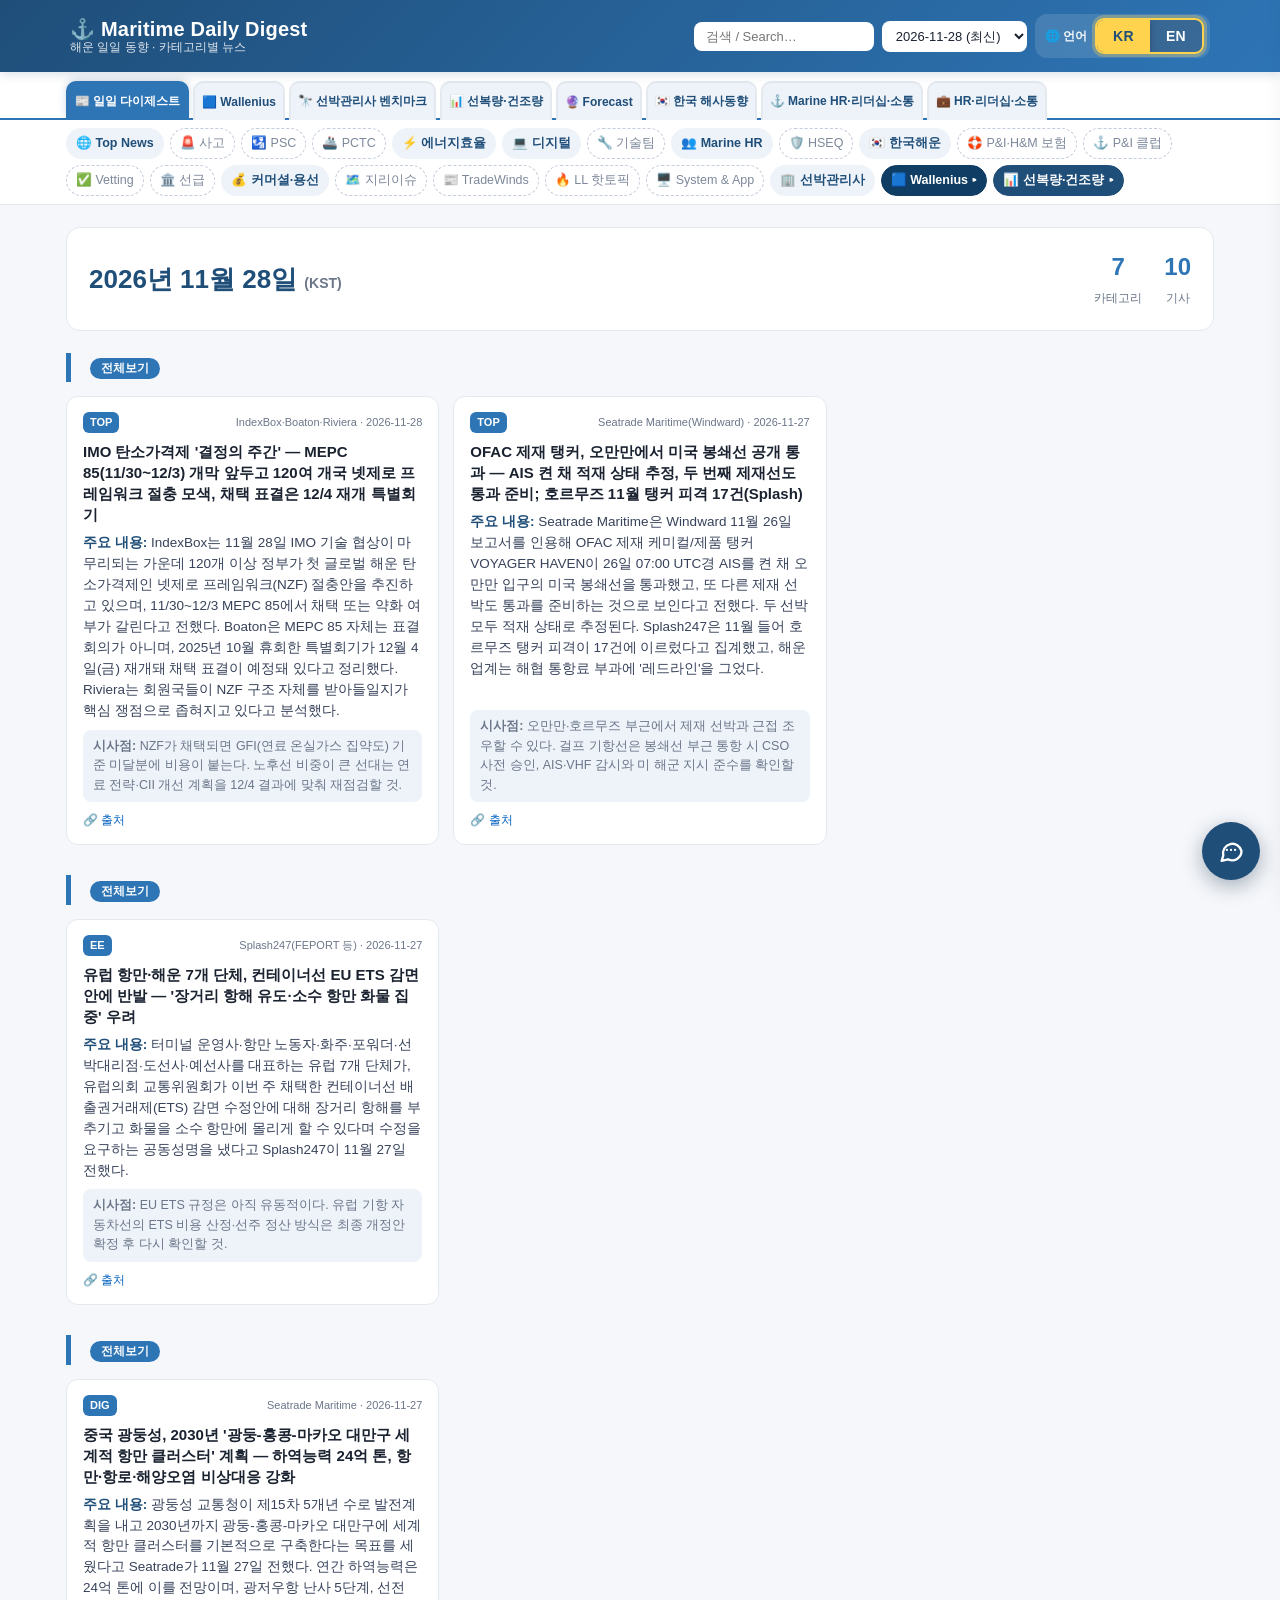
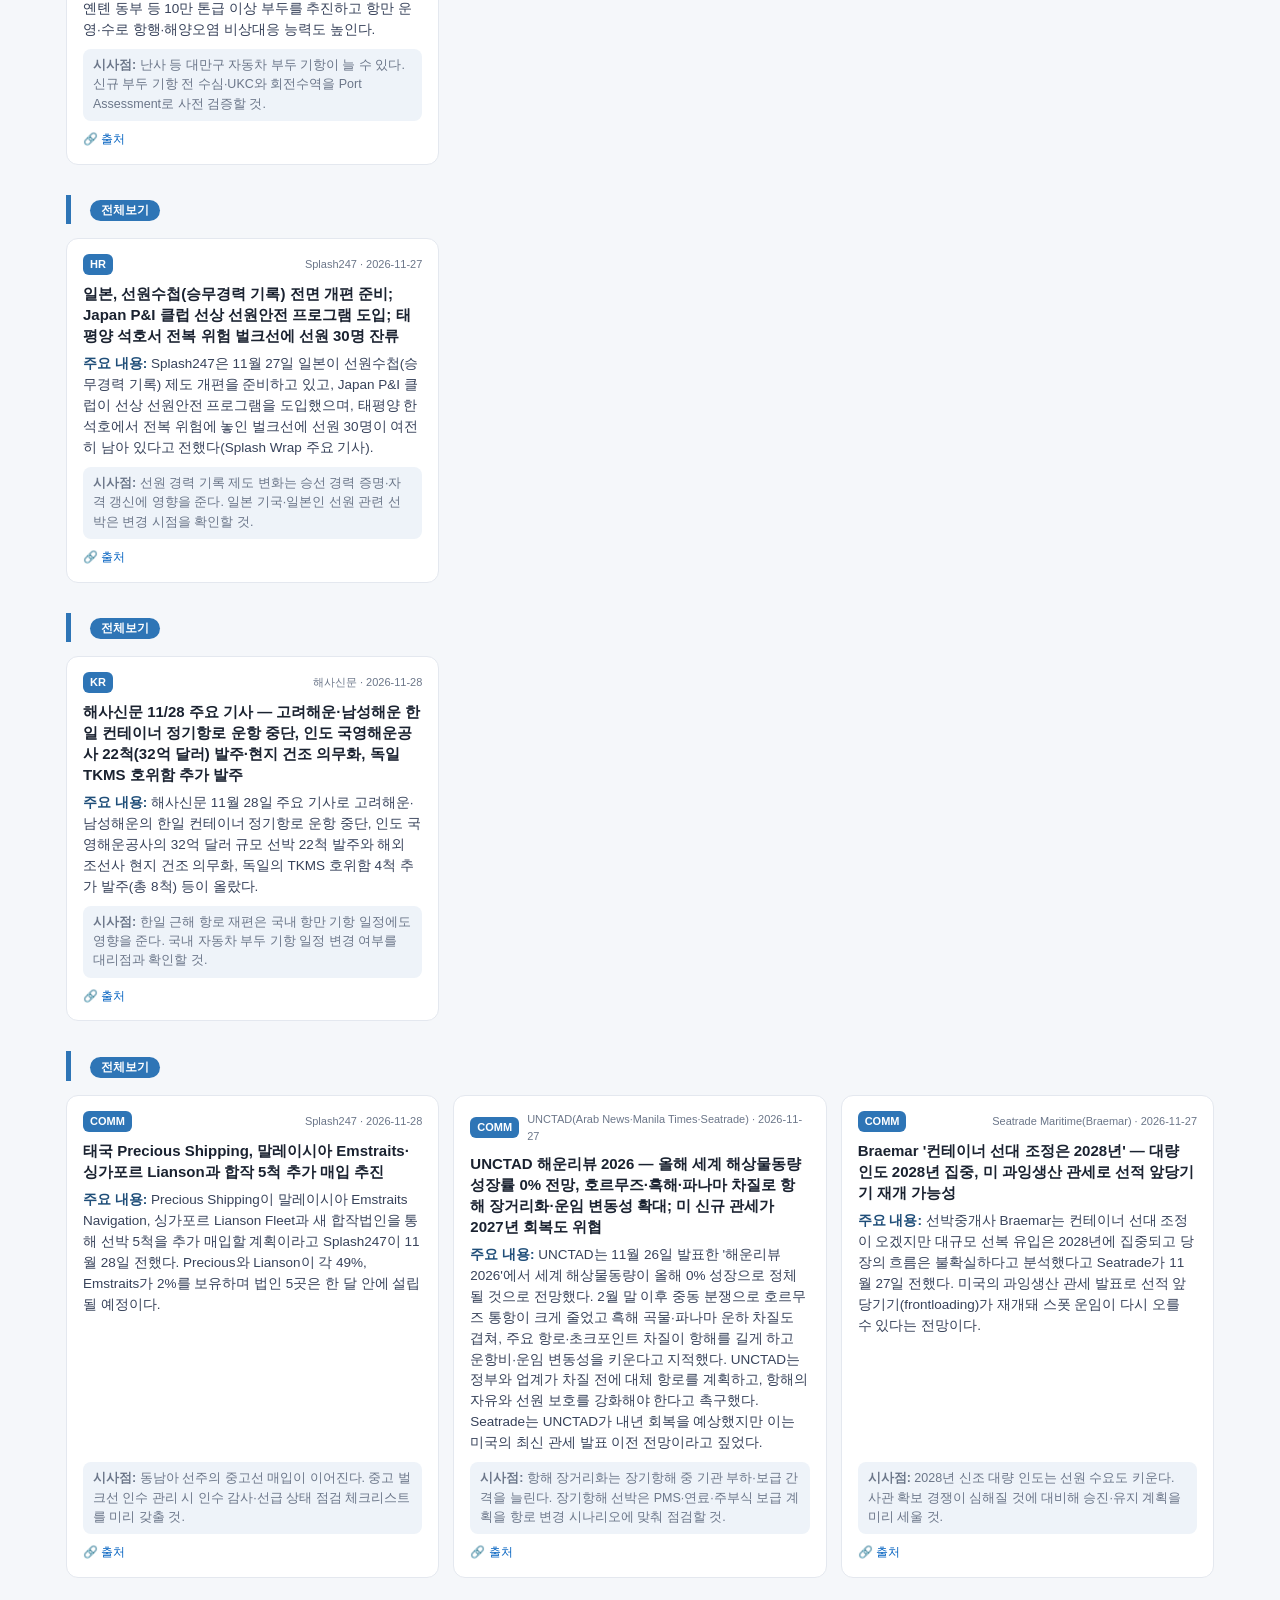
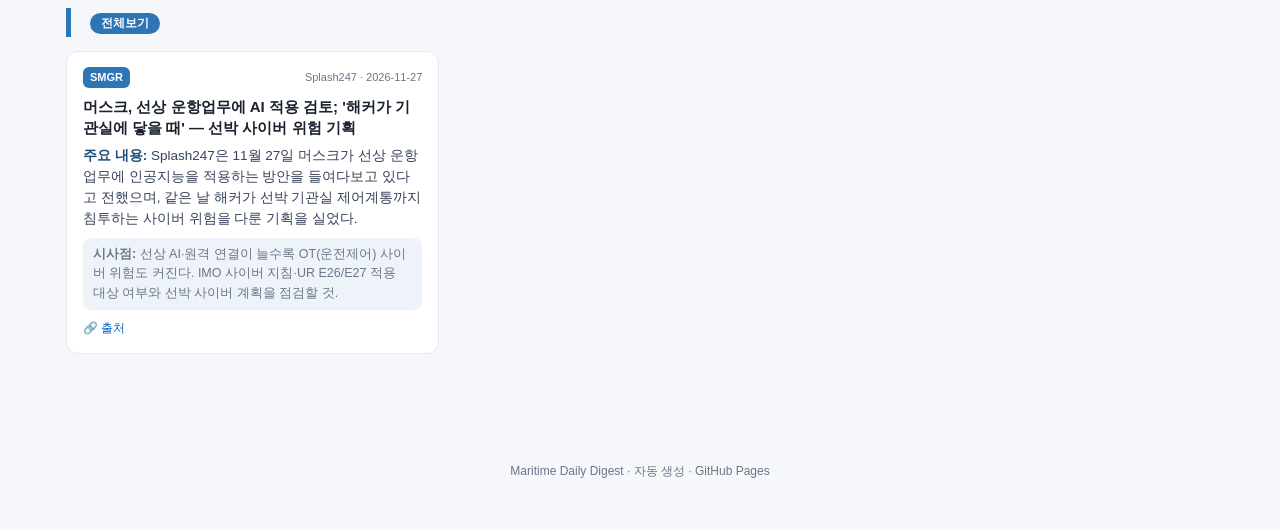
<file: index.html>
<!DOCTYPE html>
<html lang="ko">
<head>
<meta charset="UTF-8">
<meta name="viewport" content="width=device-width, initial-scale=1.0">
<title>Maritime Daily Digest</title>
<link rel="icon" type="image/svg+xml" href="data:image/svg+xml,%3Csvg%20xmlns='http://www.w3.org/2000/svg'%20viewBox='0%200%2064%2064'%3E%3Ccircle%20cx='32'%20cy='32'%20r='32'%20fill='%231863C4'/%3E%3Cg%20fill='%23ffffff'%3E%3Crect%20x='22'%20y='21'%20width='5'%20height='22'%20rx='0.8'/%3E%3Crect%20x='37'%20y='21'%20width='5'%20height='22'%20rx='0.8'/%3E%3Cpolygon%20points='22,21%2027,21%2042,43%2037,43'/%3E%3C/g%3E%3C/svg%3E">
<meta name="theme-color" content="#1863C4">
<style>
:root{
--h1:#1F4E79; --h2:#2E75B6; --link:#0563C1; --ink:#1a2230; --muted:#6b7689;
--line:#e4e8ef; --bg:#f5f7fa; --card:#ffffff; --chip:#eef3f9; --accent:#1F4E79;
--acc-red:#b3261e;
}
*{box-sizing:border-box}
html,body{margin:0;padding:0}
body{font-family:"Malgun Gothic","Apple SD Gothic Neo","Segoe UI",Roboto,sans-serif;
color:var(--ink);background:var(--bg);line-height:1.55;-webkit-font-smoothing:antialiased}
a{color:var(--link);text-decoration:none}
a:hover{text-decoration:underline}

/* Header */
header{position:sticky;top:0;z-index:50;background:linear-gradient(135deg,#1F4E79,#2E75B6);
color:#fff;box-shadow:0 2px 10px rgba(31,78,121,.18)}
.bar{max-width:1180px;margin:0 auto;padding:14px 20px;display:flex;align-items:center;gap:16px;flex-wrap:wrap}
.brand{display:flex;flex-direction:column;line-height:1.15;cursor:pointer;border-radius:8px;padding:2px 6px;margin:-2px -6px;transition:background .15s}
.brand:hover{background:rgba(255,255,255,.12)}
.brand:hover b{text-decoration:underline}
.brand:focus-visible{outline:2px solid #ffd34d;outline-offset:2px}
.brand b{font-size:20px;letter-spacing:.2px}
.brand span{font-size:12px;opacity:.85}
.spacer{flex:1}
.ctrl{display:flex;align-items:center;gap:8px;flex-wrap:wrap}
select,.toggle button,#search{font-family:inherit;font-size:13px}
select{padding:7px 10px;border-radius:8px;border:none;background:#ffffff;color:var(--ink);cursor:pointer}
#search{padding:7px 12px;border-radius:8px;border:none;width:180px;outline:none;color:var(--ink)}
.langwrap{display:inline-flex;align-items:center;gap:8px;background:rgba(255,255,255,.12);
padding:4px 6px 4px 10px;border-radius:12px}
.langwrap .lng-ico{font-size:12px;font-weight:700;color:#fff;opacity:.95;white-space:nowrap}
.toggle{display:inline-flex;background:rgba(0,0,0,.20);border-radius:9px;overflow:hidden;
border:2px solid #ffd34d;box-shadow:0 0 0 3px rgba(255,211,77,.30)}
.toggle button{padding:8px 16px;border:none;background:transparent;color:#fff;cursor:pointer;
font-weight:700;font-size:14px;letter-spacing:.3px;transition:background .15s,color .15s}
.toggle button.on{background:#ffd34d;color:#1F4E79;box-shadow:0 1px 6px rgba(0,0,0,.25)}
.toggle button:not(.on):hover{background:rgba(255,255,255,.16)}

/* View tabs (Daily digest / Tonnage) */
.vtabs{background:#fff;border-bottom:2px solid var(--h2)}
.vtabs-inner{max-width:1180px;margin:0 auto;padding:9px 16px 0;display:flex;gap:8px}
.vtab{appearance:none;font-family:inherit;font-size:14.5px;font-weight:800;cursor:pointer;
color:var(--h1);background:var(--chip);border:2px solid var(--line);border-bottom:none;
padding:10px 20px;border-radius:10px 10px 0 0;position:relative;top:2px;
transition:background .15s,color .15s,border-color .15s}
.vtab:hover{background:#dfeaf6;border-color:var(--h2)}
.vtab.on{background:var(--h2);color:#fff;border-color:var(--h2);box-shadow:0 -2px 8px rgba(31,78,121,.20)}
.vtab .vt-ico{margin-right:6px}

/* Tonnage shortcut chip inside the daily category row */
.chip.tonchip{background:var(--h1);color:#fff;border-color:var(--h1)}
.chip.tonchip:hover{background:var(--h2);border-color:var(--h2)}

/* Ship-manager impact & strategy */
.sm-wrap{background:#fff;border:1px solid var(--line);border-left:5px solid var(--h1);
border-radius:12px;padding:18px 20px 16px;margin-bottom:20px}
.sm-wrap h3{margin:0 0 4px;font-size:16.5px;color:var(--h1)}
.sm-wrap p.intro{margin:0 0 16px;font-size:13.5px;line-height:1.7;color:#37425a}
.sm-h4{margin:18px 0 10px;font-size:13px;font-weight:800;color:var(--h2);letter-spacing:.3px;
text-transform:uppercase}
.sm-h4:first-of-type{margin-top:0}
.sm-imp{display:grid;grid-template-columns:repeat(auto-fit,minmax(290px,1fr));gap:12px}
.sm-imp div{background:var(--chip);border-radius:10px;padding:12px 14px}
.sm-imp b{display:block;font-size:13.5px;color:var(--h1);margin-bottom:5px;line-height:1.45}
.sm-imp span{font-size:12.5px;color:#4a5568;line-height:1.65}
.sm-str{list-style:none;margin:0;padding:0}
.sm-str li{border-top:1px solid var(--line);padding:13px 0 12px;display:flex;gap:14px;flex-wrap:wrap}
.sm-str li:first-child{border-top:none;padding-top:2px}
.sm-when{flex:0 0 132px;font-size:12px;font-weight:800;color:var(--h2);line-height:1.5;padding-top:2px}
.sm-body{flex:1 1 320px;min-width:0}
.sm-body b{display:block;font-size:14px;color:var(--ink);line-height:1.5;margin-bottom:5px}
.sm-body span{font-size:12.5px;color:#4a5568;line-height:1.65}
.sm-tag{display:inline-block;font-size:10.5px;font-weight:800;color:#fff;border-radius:5px;
padding:2px 8px;margin-left:7px;vertical-align:2px;white-space:nowrap}
.sm-tag.HSEQ{background:#b3261e}.sm-tag.기술{background:#1F4E79}.sm-tag.인력{background:#4a3aa7}
.sm-tag.상업{background:#1baf7a}.sm-tag.운영{background:#6b7689}
@media (max-width:640px){.sm-when{flex-basis:100%}}

/* Forecast segment pills */
.fc-segs{display:flex;flex-wrap:wrap;gap:8px;margin-bottom:18px}
.fc-seg{appearance:none;font-family:inherit;font-size:13.5px;font-weight:700;cursor:pointer;
background:#fff;color:var(--h1);border:2px solid var(--line);border-radius:999px;padding:8px 18px;
transition:background .15s,border-color .15s,color .15s}
.fc-seg:hover{border-color:var(--h2);background:var(--chip)}
.fc-seg.on{background:var(--h1);border-color:var(--h1);color:#fff}
.fc-seg .sg-ico{margin-right:5px}

/* Forecast tab */
.fc-verdict{background:linear-gradient(135deg,#1F4E79,#2E75B6);color:#fff;border-radius:14px;
padding:22px 24px;margin-bottom:20px}
.fc-verdict h2{margin:0 0 10px;font-size:21px;line-height:1.4;color:#fff}
.fc-verdict p.lead{margin:0 0 14px;font-size:14px;line-height:1.7;color:#eaf2fb}
.fc-verdict ul{margin:0;padding-left:18px}
.fc-verdict li{font-size:13.5px;line-height:1.65;color:#dce9f6;margin-bottom:6px}
.fc-kpis{display:grid;grid-template-columns:repeat(auto-fit,minmax(165px,1fr));gap:12px;margin-bottom:22px}
.fc-kpi{background:#fff;border:1px solid var(--line);border-radius:12px;padding:14px 16px}
.fc-kpi b{display:block;font-size:23px;color:var(--h2);line-height:1.25}
.fc-kpi span{font-size:12px;color:var(--muted)}
.fc-kpi em{display:block;font-style:normal;font-size:11.5px;color:var(--muted);margin-top:5px;line-height:1.45}
.chartbox{background:#fff;border:1px solid var(--line);border-radius:12px;padding:16px 18px 14px;margin-bottom:20px}
.chartbox h3{margin:0 0 3px;font-size:15.5px;color:var(--h1)}
.chartbox .cap{margin:0 0 12px;font-size:12.5px;color:var(--muted);line-height:1.5}
.chartbox svg{display:block;width:100%;height:auto;overflow:visible}
.lgd{display:flex;flex-wrap:wrap;gap:14px;margin:10px 0 2px;font-size:12.5px;color:var(--muted)}
.lgd i{display:inline-block;width:11px;height:11px;border-radius:3px;margin-right:6px;vertical-align:-1px}
.fc-tblwrap{overflow-x:auto;-webkit-overflow-scrolling:touch}
table.fc-tbl{border-collapse:collapse;width:100%;min-width:520px;font-size:12.5px}
table.fc-tbl th,table.fc-tbl td{border:1px solid var(--line);padding:7px 10px;text-align:right;white-space:nowrap}
table.fc-tbl th{background:var(--chip);color:var(--h1);font-weight:700}
table.fc-tbl th:first-child,table.fc-tbl td:first-child{text-align:left}
table.fc-tbl td.warn{background:#fdeeea;color:#a8341f;font-weight:700}
.fc-note{font-size:12px;color:var(--muted);line-height:1.6;margin-top:10px}
.watch li{font-size:13px;line-height:1.6;margin-bottom:7px}
.watch b{color:var(--h1)}
.wt{display:inline-block;font-size:11px;font-weight:700;color:#fff;border-radius:5px;padding:1px 7px;margin-left:6px}
.wt.h{background:#b3261e}.wt.m{background:#eda100}.wt.l{background:#6b7689}
#fcTip{position:fixed;z-index:200;pointer-events:none;background:#0f2437;color:#fff;font-size:12px;
line-height:1.55;padding:8px 11px;border-radius:8px;box-shadow:0 4px 14px rgba(0,0,0,.28);display:none;max-width:250px}

/* Tonnage figure badge */
.fig{font-size:12.5px;font-weight:700;color:var(--h1);background:#eaf2fb;border:1px solid #cfe0f2;
border-radius:8px;padding:7px 10px;margin:0 0 9px;line-height:1.5}

/* Nav chips — max 2 lines */
/* rows are 31px (19px line + padding + border); 8 + 31 + 6 + 31 = 76px shows exactly two rows */
nav.cats{background:#fff;border-bottom:1px solid var(--line);padding-bottom:8px}
.cats-inner{max-width:1180px;margin:0 auto;padding:8px 16px 0;display:flex;flex-wrap:wrap;gap:6px;max-height:78px;overflow-y:auto}
.chip{white-space:nowrap;padding:5px 9px;line-height:19px;border-radius:999px;background:var(--chip);color:var(--h1);
font-size:12.5px;font-weight:600;cursor:pointer;border:1px solid transparent}
.chip:hover{border-color:var(--h2)}
/* Section with no items on the selected date: still clickable, opens that section's archive */
.chip.nil{background:#fff;color:#7d889b;border:1px dashed #c3ccda;font-weight:500}
.chip.nil:hover{color:var(--h1);border:1px solid var(--h2)}
.chip.on,.chip.nil.on{background:var(--h2);color:#fff;border:1px solid var(--h2);font-weight:600}
.nilnote{background:#fff8e6;border:1px solid #f1dfb0;border-left:5px solid #e0a800;border-radius:10px;
padding:10px 14px;margin:-8px 0 16px;font-size:13.5px;color:#5a4a1a;line-height:1.6}

main{max-width:1180px;margin:0 auto;padding:22px 16px 60px}

.hero{background:#fff;border:1px solid var(--line);border-radius:14px;padding:20px 22px;margin-bottom:22px;
display:flex;align-items:center;gap:20px;flex-wrap:wrap}
.hero .big{font-size:26px;font-weight:800;color:var(--h1)}
.hero .sub{color:var(--muted);font-size:14px}
.stats{display:flex;gap:22px;margin-left:auto;flex-wrap:wrap}
.stat{text-align:center}
.stat b{display:block;font-size:24px;color:var(--h2)}
.stat span{font-size:12px;color:var(--muted)}

section.sec{margin-bottom:30px;scroll-margin-top:120px}
.sec h2{font-size:19px;color:var(--h1);border-left:5px solid var(--h2);padding-left:10px;margin:0 0 14px}
.sec h2 .viewall{font-size:11.5px;font-weight:700;color:#fff;background:var(--h2);border:none;
border-radius:999px;padding:3px 11px;margin-left:9px;cursor:pointer;vertical-align:middle}
.sec h2 .viewall:hover{background:var(--h1)}
.backbtn{font-size:13px;font-weight:700;color:#fff;background:var(--h2);border:none;border-radius:8px;
padding:8px 15px;cursor:pointer}
.backbtn:hover{background:var(--h1)}
.grid{display:grid;grid-template-columns:repeat(auto-fill,minmax(330px,1fr));gap:14px}

.card{background:var(--card);border:1px solid var(--line);border-radius:12px;padding:15px 16px;
display:flex;flex-direction:column;transition:box-shadow .15s,transform .15s}
.card:hover{box-shadow:0 6px 20px rgba(31,78,121,.10);transform:translateY(-2px)}
.card .top{display:flex;align-items:center;gap:8px;margin-bottom:8px}
.code{font-size:11px;font-weight:700;color:#fff;background:var(--h2);padding:2px 7px;border-radius:6px}
.card.acc .code{background:var(--acc-red)}
.meta{font-size:11px;color:var(--muted);margin-left:auto}
.card h3{font-size:15px;margin:0 0 8px;color:var(--ink);line-height:1.4}
.card p{margin:0 0 8px;font-size:13.5px;color:#37425a}
.lab{font-weight:700;color:var(--h1)}
.lab.cause{color:var(--acc-red)}
.impl{font-size:12.5px;color:var(--muted);background:var(--chip);border-radius:8px;padding:7px 10px;margin-top:auto}
.src{margin-top:9px;font-size:12px;word-break:break-all}

footer{max-width:1180px;margin:0 auto;padding:18px 16px 50px;color:var(--muted);font-size:12px;text-align:center}
.empty{padding:60px 20px;text-align:center;color:var(--muted)}
.pager{display:flex;justify-content:center;align-items:center;gap:6px;flex-wrap:wrap;margin:24px 0 8px}
.pager .pg{min-width:34px;height:34px;padding:0 10px;border:1px solid var(--line);background:#fff;color:var(--h1);
border-radius:8px;font-size:13px;font-weight:700;cursor:pointer}
.pager .pg:hover:not(:disabled){border-color:var(--h2);background:var(--chip)}
.pager .pg.on{background:var(--h2);color:#fff;border-color:var(--h2)}
.pager .pg:disabled{opacity:.4;cursor:default}
.pager .pg-ell{color:var(--muted);padding:0 2px}

/* eight view tabs: labels never wrap and the tab strip scrolls sideways inside itself whenever the tabs
   do not fit (never the page). The strip overlaps the 2px bottom rule via a negative margin, so the
   tabs keep their "attached" look even though the strip clips its overflow. Compact sizing keeps all eight
   in one row from 1181px up (incl. the longest labels, EN "Ship Manager Benchmark" and "Forecast · Gas
   Carriers"); narrower screens scroll the strip (a thin scrollbar shows on desktop widths, none on touch). */
.vtabs-inner{gap:4px;overflow-x:auto;overflow-y:hidden;margin-bottom:-2px;scrollbar-width:thin;-webkit-overflow-scrolling:touch}
.vtabs-inner::-webkit-scrollbar{height:5px}
.vtabs-inner::-webkit-scrollbar-thumb{background:#c3ccda;border-radius:3px}
.vtab{white-space:nowrap;flex:0 0 auto;padding:10px 7px;font-size:12px;top:0}
.vtab .vt-ico{margin-right:3px}
@media (max-width:900px){
.vtabs-inner{overflow-x:auto;scrollbar-width:none;-webkit-overflow-scrolling:touch}
.vtabs-inner::-webkit-scrollbar{display:none}
.vtab{flex:0 0 auto;white-space:nowrap;top:0}
}
@media (max-width:640px){
.grid{grid-template-columns:1fr}
#search{width:130px}
.vtabs-inner{padding:0 8px}
.vtab{padding:10px 11px 8px;font-size:12.5px}
}
@media print{
header,nav.cats,.vtabs,.ctrl,.hero .stats{display:none}
.card{break-inside:avoid;box-shadow:none}
body{background:#fff}
}

.kcard .dl{margin-left:auto;font-size:11px;font-weight:700;padding:2px 8px;border-radius:999px;border:1px solid var(--line);color:var(--muted);white-space:nowrap}
.kcard .dl.urgent{color:#fff;background:#d12f2f;border-color:#d12f2f}
.kcard .dl.open{opacity:.7;font-weight:600}
.kcard .top{align-items:center}

/* Wallenius tab */
.ww-top{background:#fff;border:1px solid var(--line);border-left:5px solid var(--h1);border-radius:12px;
padding:16px 20px 10px;margin-bottom:24px;scroll-margin-top:120px}
.ww-top h3{margin:0 0 4px;font-size:16.5px;color:var(--h1)}
.ww-top .sub{margin:0 0 8px;font-size:12.5px;color:var(--muted);line-height:1.6}
.ww-top ol{margin:0;padding:0;list-style:none}
.ww-top li{display:flex;gap:10px;align-items:baseline;border-top:1px solid var(--line);padding:9px 0}
.ww-top li:first-child{border-top:none}
.ww-top .n{flex:0 0 auto;font-weight:800;color:var(--h2);font-size:13px;min-width:14px}
.ww-top .wt-tag{flex:0 0 auto;font-size:11px;font-weight:700;color:#fff;background:var(--h1);border-radius:5px;
padding:1px 7px;white-space:nowrap}
.ww-top a.hd{flex:1 1 auto;min-width:0;font-size:14px;font-weight:700;color:var(--ink);line-height:1.5;cursor:pointer}
.ww-top a.hd:hover{color:var(--link);text-decoration:underline}
.ww-top .d{flex:0 0 auto;font-size:11.5px;color:var(--muted);white-space:nowrap}
.wcard .pri,.hcard .pri{font-size:10.5px;font-weight:800;color:#fff;background:#b3261e;border-radius:5px;padding:1px 6px}
.wcard.flash,.hcard.flash{box-shadow:0 0 0 3px #ffd34d}
.chip.wwchip{background:#0f3d63;color:#fff;border-color:#0f3d63}
.chip.wwchip:hover{background:var(--h2);border-color:var(--h2)}

/* HR tabs: Marine HR · Leadership & Communication / HR · Leadership & Communication (shore staff) */
.hcard .top{flex-wrap:wrap}
.htags{display:flex;flex-wrap:wrap;gap:5px;margin:-2px 0 9px}
.hchip{font-size:11px;font-weight:600;color:var(--h1);background:var(--chip);border:1px solid var(--line);
border-radius:999px;padding:1px 8px;white-space:nowrap}
.hchip.tl{color:#6b4a00;background:#fff4dc;border-color:#ecd49f;font-weight:700;max-width:100%;white-space:normal;overflow-wrap:anywhere}
.grid>.hcard{min-width:0}
.hcard .meta{min-width:0;overflow-wrap:anywhere}
/* Ship Manager Benchmark tab: company chip on cards, company filter, company list in the guide */
.hchip.co{color:#fff;background:#0f3d63;border-color:#0f3d63;font-weight:700;max-width:100%;white-space:normal;overflow-wrap:anywhere}
.hfilter{scroll-margin-top:120px}
.hfilter.cof{gap:6px}
.hfilter.cof .fc-seg{font-size:12.5px;padding:6px 12px;max-width:100%;overflow-wrap:anywhere}
.hguide h4 .hint{font-size:11.5px;font-weight:400;color:var(--muted);margin-left:6px}
.hguide ul.colist{display:flex;flex-wrap:wrap;gap:6px;list-style:none;padding:0;margin:6px 0 10px}
.hguide ul.colist li{max-width:100%}
.hguide .coq{appearance:none;font-family:inherit;font-size:12px;font-weight:700;cursor:pointer;color:var(--h1);background:#fff;
border:1px solid var(--line);border-radius:999px;padding:3px 10px;max-width:100%;overflow-wrap:anywhere;text-align:left}
.hguide .coq:hover{border-color:var(--h2);background:var(--chip)}
.hguide .coq.on{background:var(--h1);border-color:var(--h1);color:#fff}
.hguide .coq .cnt{font-weight:600;opacity:.7;margin-left:3px}
.hfilter{display:flex;flex-wrap:wrap;gap:8px;margin:0 0 16px}
.hfilter .fc-seg{font-size:13px;padding:7px 15px}
.hfilter .fc-seg .cnt{font-weight:600;opacity:.75;margin-left:4px}
.hguide{background:var(--card);border:1px solid var(--line);border-left:5px solid var(--h2);border-radius:12px;
padding:12px 18px;margin-bottom:24px;scroll-margin-top:120px}
.hguide summary{cursor:pointer;font-weight:800;color:var(--h1);font-size:15px;line-height:1.5}
.hguide summary .hint{font-size:12px;font-weight:400;color:var(--muted);margin-left:6px}
.hguide .gwrap{overflow-x:auto;-webkit-overflow-scrolling:touch;margin:12px 0 10px}
.hguide table{border-collapse:collapse;width:100%;font-size:12.5px;line-height:1.55}
.hguide th,.hguide td{border:1px solid var(--line);padding:7px 10px;text-align:left;vertical-align:top}
.hguide th{background:var(--chip);color:var(--h1);font-weight:700;white-space:nowrap}
.hguide td.nm{font-weight:700;white-space:nowrap}
.hguide td.nm small{display:block;font-weight:400;color:var(--muted);font-size:11px}
.hguide .gnote{font-size:12.5px;color:#37425a;line-height:1.65;margin:8px 0}
.hguide h4{margin:14px 0 6px;font-size:13px;color:var(--h2)}
.hguide ul.kw{margin:0 0 8px;padding-left:18px;font-size:12.5px;line-height:1.7;color:#37425a}
.hguide ul.kw b{color:var(--ink)}
@media (max-width:640px){
.hguide{padding:12px 14px}
.hguide table,.hguide thead,.hguide tbody,.hguide tr,.hguide th,.hguide td{display:block}
.hguide thead{display:none}
.hguide tr{border:1px solid var(--line);border-radius:10px;margin-bottom:10px;padding:6px 10px}
.hguide td{border:none;padding:3px 0}
.hguide td.nm{white-space:normal}
.hguide td[data-l]::before{content:attr(data-l);display:block;font-size:11px;font-weight:700;color:var(--h2)}
}
@media (max-width:640px){
.vtabs-inner{overflow-x:auto;scrollbar-width:none;-webkit-overflow-scrolling:touch}
.vtabs-inner::-webkit-scrollbar{display:none}
.vtab{flex:0 0 auto;white-space:nowrap;top:0}
.ww-top{padding:14px 14px 8px}
.ww-top li{flex-wrap:wrap;gap:6px}
.ww-top .d{order:2}
.ww-top a.hd{order:3;flex-basis:100%}
}
</style>
</head>
<body>
<header>
<div class="bar">
<div class="brand" id="brandHome" role="button" tabindex="0" title="처음 화면으로 (새로고침) / Home (refresh)"><b>⚓ Maritime Daily Digest</b><span>해운 일일 동향 · 카테고리별 뉴스</span></div>
<div class="spacer"></div>
<div class="ctrl">
<input id="search" type="search" placeholder="검색 / Search…" autocomplete="off">
<select id="dateSel" title="날짜 선택"></select>
<div class="langwrap" title="KR / EN 표시 언어 전환">
<span class="lng-ico">🌐 언어</span>
<div class="toggle" id="langToggle">
<button id="btnKR" class="on">KR</button>
<button id="btnEN">EN</button>
</div>
</div>
</div>
</div>
</header>

<div class="vtabs"><div class="vtabs-inner">
<button class="vtab on" id="tabDaily"><span class="vt-ico">📰</span><span id="tabDailyTxt">일일 다이제스트</span></button>
<button class="vtab" id="tabWw"><span class="vt-ico">🟦</span><span id="tabWwTxt">Wallenius</span></button>
<button class="vtab" id="tabSm"><span class="vt-ico">🔭</span><span id="tabSmTxt">선박관리사 벤치마크</span></button>
<button class="vtab" id="tabTon"><span class="vt-ico">📊</span><span id="tabTonTxt">선복량·건조량</span></button>
<button class="vtab" id="tabFc"><span class="vt-ico">🔮</span><span id="tabFcTxt">Forecast</span></button>
<button class="vtab" id="tabKr"><span class="vt-ico">🇰🇷</span><span id="tabKrTxt">한국 해사동향</span></button>
<button class="vtab" id="tabHr"><span class="vt-ico">⚓</span><span id="tabHrTxt">Marine HR·리더십·소통</span></button>
<button class="vtab" id="tabHro"><span class="vt-ico">💼</span><span id="tabHroTxt">HR·리더십·소통</span></button>
</div></div>
<div id="fcTip"></div>

<nav class="cats"><div class="cats-inner" id="catNav"></div></nav>

<main id="main">
<div class="empty" id="loading">불러오는 중…</div>
</main>

<footer id="foot"></footer>

<script>document.write('<scr'+'ipt src="manifest.js?v='+Date.now()+'"><\/scr'+'ipt>');</script>
<script>
/* ---------- config ---------- */
var CAT = {
TOP:{i:"🌐",kr:"Top News",en:"Top News"},
ACC:{i:"🚨",kr:"사고",en:"Accidents"},
PSC:{i:"🛂",kr:"PSC",en:"PSC"},
PCTC:{i:"🚢",kr:"PCTC",en:"PCTC"},
WW:{i:"🟦",kr:"Wallenius",en:"Wallenius"},
EE:{i:"⚡",kr:"에너지효율",en:"Energy"},
DIG:{i:"💻",kr:"디지털",en:"Digital"},
TECH:{i:"🔧",kr:"기술팀",en:"Technical"},
HR:{i:"👥",kr:"Marine HR",en:"Marine HR"},
HSEQ:{i:"🛡️",kr:"HSEQ",en:"HSEQ"},
KR:{i:"🇰🇷",kr:"한국해운",en:"Korea"},
INS:{i:"🛟",kr:"P&I·H&M 보험",en:"Insurance"},
PNI:{i:"⚓",kr:"P&I 클럽",en:"P&I Clubs"},
VET:{i:"✅",kr:"Vetting",en:"Vetting"},
CLASS:{i:"🏛️",kr:"선급",en:"Class"},
COMM:{i:"💰",kr:"커머셜·용선",en:"Commercial"},
GEO:{i:"🗺️",kr:"지리이슈",en:"Geo Issue"},
TW:{i:"📰",kr:"TradeWinds",en:"TradeWinds"},
HOT:{i:"🔥",kr:"LL 핫토픽",en:"LL Hot Topics"},
SYS:{i:"🖥️",kr:"System & App",en:"System & App"},
SMGR:{i:"🏢",kr:"선박관리사",en:"Ship Manager"}
};
/* Fixed tab order: every section tab stays visible even on days it has no items.
   WW (Wallenius Wilhelmsen) moved to its own view tab on 2026-10-20 and is no longer shown in the daily view. */
var CAT_ORDER = ["TOP","ACC","PSC","PCTC","EE","DIG","TECH","HR","HSEQ","KR","INS","PNI","VET","CLASS","COMM","GEO","TW","HOT","SYS","SMGR"];
var TGRP = {
OVW:{i:"🌍",kr:"세계 선대",en:"World Fleet"},
PCTC:{i:"🚗",kr:"자동차운반선",en:"Car Carriers"},
BULK:{i:"⛴️",kr:"벌크선",en:"Dry Bulk"},
TANK:{i:"🛢️",kr:"탱커",en:"Tankers"},
CONT:{i:"📦",kr:"컨테이너선",en:"Containers"},
GAS:{i:"🔥",kr:"가스선",en:"Gas Carriers"},
YARD:{i:"🏗️",kr:"조선소·건조량",en:"Shipyards"},
SCRAP:{i:"♻️",kr:"해체·선령",en:"Recycling"}
};
var KGRP = {
NOTICE:{i:"\ud83d\udcdc",kr:"공고·입찰",en:"Notices"},
POLICY:{i:"\ud83c\udfdb\ufe0f",kr:"지원정책·제도",en:"Policy"},
PORT:{i:"\u2693",kr:"항만공사",en:"Port Authorities"},
EVENT:{i:"\ud83d\udcc5",kr:"세미나·컨퍼런스",en:"Events"},
EDU:{i:"\ud83c\udf93",kr:"교육·자격",en:"Training"},
ASSOC:{i:"\ud83e\udd1d",kr:"협회·단체",en:"Associations"}
};
var WGRP = {
FLEET:{i:"🚢",kr:"신조·선대",en:"Newbuilds & Fleet"},
OPS:{i:"🧭",kr:"운항·항로",en:"Operations"},
EUKOR:{i:"🇰🇷",kr:"EUKOR",en:"EUKOR"},
BIZ:{i:"💼",kr:"계약·실적",en:"Contracts & Results"},
NOR:{i:"🇳🇴",kr:"노르웨이·스웨덴",en:"Norway & Sweden"},
WIL:{i:"🏢",kr:"윌헬름센 그룹",en:"Wilhelmsen Group"},
ESG:{i:"🌱",kr:"친환경·기술",en:"Decarbonisation"},
LOG:{i:"🏗️",kr:"물류·터미널",en:"Logistics"}
};
var WLBL = {
KR:{sum:"주요 내용",imp:"선박관리·사업 시사점",src:"출처",key:"핵심"},
EN:{sum:"Summary",imp:"Ship management & business impact",src:"Source",key:"Key"}
};
/* HR tabs (2026-10-28): "hr" = Marine HR · Leadership & Communication (seafarers, ship management),
   "hro" = HR · Leadership & Communication for shore staff. Groups are listed in display order. */
var HGRP = {
FRONT:{i:"🧭",kr:"현장 리더십",en:"Frontline leadership"},
SAFE:{i:"🗣️",kr:"심리적 안전·스피크업",en:"Psychological safety & speak-up"},
XCOMM:{i:"🌐",kr:"다문화·선박-육상 소통",en:"Cross-cultural & ship-shore communication"},
COLLAB:{i:"🤝",kr:"협업·팀워크",en:"Collaboration & teamwork"},
CHANGE:{i:"🔄",kr:"변화관리·업무 혁신·AI",en:"Change, work innovation & AI"},
ENGAGE:{i:"🌱",kr:"참여·웰빙·인재 유지",en:"Engagement, wellbeing & retention"},
HRPOL:{i:"📋",kr:"HR 제도·동향",en:"HR policy & trends"}
};
var HGRP_ORDER = ["FRONT","SAFE","XCOMM","COLLAB","CHANGE","ENGAGE","HRPOL"];
var OGRP = {
LEAD:{i:"🧭",kr:"리더십·코칭",en:"Leadership & coaching",d:"팀장·관리자 리더십, 위임, 코칭, 피드백",dEN:"team leader and manager leadership, delegation, coaching, feedback"},
COMM:{i:"💬",kr:"커뮤니케이션",en:"Communication",d:"회의, 보고·글쓰기, 메일·메신저, 어려운 대화",dEN:"meetings, reports and writing, email and messaging, difficult conversations"},
COLLAB:{i:"🤝",kr:"협업·팀워크",en:"Collaboration & teamwork",d:"부서 간 협업, 사일로 해소, 하이브리드 팀",dEN:"cross-department collaboration, breaking down silos, hybrid teams"},
CULT:{i:"🌱",kr:"조직문화·몰입·웰빙",en:"Culture, engagement & wellbeing",d:"심리적 안전, 몰입, 번아웃, 조직문화",dEN:"psychological safety, engagement, burnout, organisational culture"},
INNOV:{i:"🚀",kr:"업무 혁신·AI",en:"Work innovation & AI",d:"AI 도입과 정착, 업무 재설계, 변화관리",dEN:"adopting AI and making it stick, work redesign, change management"},
EFFIC:{i:"⏱️",kr:"업무 효율·생산성",en:"Efficiency & productivity",d:"시간관리, 집중, 회의 줄이기, 업무 흐름",dEN:"time management, focus, fewer meetings, workflow"},
SOFT:{i:"🧰",kr:"업무 소프트웨어",en:"Work software",d:"업무에 쓰는 새 도구와 기능 소개",dEN:"new tools and features for everyday work"},
HRM:{i:"📋",kr:"HR 제도·동향",en:"HR practice & trends",d:"평가·채용·교육·근무제도 동향",dEN:"trends in appraisal, hiring, training and working time"}
};
var OGRP_ORDER = ["LEAD","COMM","COLLAB","CULT","INNOV","EFFIC","SOFT","HRM"];
var HTAG = {
PS:{kr:"심리적 안전",en:"Psychological safety"},
SPEAK:{kr:"스피크업·보고",en:"Speak-up"},
JUST:{kr:"Just culture",en:"Just culture"},
XC:{kr:"다문화 소통",en:"Cross-cultural"},
SS:{kr:"선박-육상 소통",en:"Ship-shore comms"},
CHG:{kr:"변화관리",en:"Change management"},
FL:{kr:"현장 리더십",en:"Frontline leadership"},
BRM:{kr:"BRM·팀워크",en:"BRM & teamwork"},
ENG:{kr:"참여·몰입",en:"Engagement"},
RET:{kr:"채용·유지",en:"Hiring & retention"},
WELL:{kr:"웰빙·정신건강",en:"Wellbeing"},
WR:{kr:"일하는 방식",en:"Work redesign"},
AI:{kr:"AI 도입",en:"AI adoption"},
TRN:{kr:"교육·역량",en:"Training"},
DI:{kr:"다양성·포용",en:"Diversity & inclusion"},
POL:{kr:"제도·규제",en:"Policy & regulation"},
LDR:{kr:"리더십",en:"Leadership"},
COACH:{kr:"코칭·피드백",en:"Coaching & feedback"},
MTG:{kr:"회의",en:"Meetings"},
WRT:{kr:"보고·글쓰기",en:"Writing & reporting"},
COLLAB:{kr:"협업",en:"Collaboration"},
REMOTE:{kr:"원격·하이브리드",en:"Remote & hybrid"},
PERF:{kr:"성과관리",en:"Performance management"},
TIME:{kr:"시간관리·집중",en:"Time & focus"},
AUTO:{kr:"업무 자동화",en:"Automation"},
TOOL:{kr:"소프트웨어",en:"Software"},
SEC:{kr:"보안·개인정보",en:"Security & privacy"},
DATA:{kr:"데이터 활용",en:"Data"}
};
/* Office tab guide: the six sources the user recommended (as listed), the top-3 note and the MIT SMR note.
   Row shape: n/nEN name, h/hEN small line, u link, k/e the remaining cells (KR/EN). */
var OGUIDE = {
sum:"📚 추천 소스 6곳 · 이 탭의 주제",sumEN:"📚 Six recommended sources and the topics in this tab",
hint:"HR·리더십·커뮤니케이션·업무 혁신을 꾸준히 보기 위한 매체",hintEN:"Publications for following HR, leadership, communication and work innovation",
src:[
{n:"DBR 동아비즈니스리뷰",nEN:"DBR (Dong-A Business Review)",h:"dbr.donga.com",u:"https://dbr.donga.com/",
 k:["한국·한국어","리더십, 조직관리, 경영 혁신","국내 기업 사례, 팀 운영, 성과관리, AI를 활용한 업무 개선"],
 e:["Korea · Korean","Leadership, organisation management, management innovation","Korean company cases, team management, performance management, and using AI to improve work"]},
{n:"HR Insight",nEN:"HR Insight",h:"hrinsight.co.kr",u:"https://www.hrinsight.co.kr/",
 k:["한국·한국어","HR, 인재육성, 조직문화","인사담당자 실무, 직원 몰입, 리더 교육, 조직문화 개선 사례"],
 e:["Korea · Korean","HR, talent development, organisational culture","Hands-on HR practice, employee engagement, leader training, and culture-improvement cases"]},
{n:"Harvard Business Review — HBR",nEN:"Harvard Business Review - HBR",h:"hbr.org",u:"https://hbr.org/",
 k:["미국·영어","리더십, 커뮤니케이션, 혁신","리더십과 비즈니스 커뮤니케이션을 함께 공부하기 좋은 경영 매체"],
 e:["US · English","Leadership, communication, innovation","A management publication for studying leadership and business communication together"]},
{n:"SHRM",nEN:"SHRM",h:"shrm.org",u:"https://www.shrm.org/",
 k:["미국·영어","HR 전문정보, 인재관리, 변화관리","HR 체계, 리더 개발, 조직 변화 과정의 소통을 살펴보기 좋음"],
 e:["US · English","Professional HR information, talent management, change management","HR frameworks, leader development, and communication during organisational change"]},
{n:"MIT Sloan Management Review",nEN:"MIT Sloan Management Review",h:"sloanreview.mit.edu",u:"https://sloanreview.mit.edu/",
 k:["미국·영어","업무 혁신, AI, 조직 설계","AI 도입, 일하는 방식 개선, 현장 직원의 혁신 참여, 변화 리더십"],
 e:["US · English","Work innovation, AI, organisation design","AI adoption, better ways of working, frontline staff taking part in innovation, change leadership"]},
{n:"HR Dive",nEN:"HR Dive",h:"hrdive.com",u:"https://www.hrdive.com/",
 k:["미국·영어","HR 뉴스·동향","채용·직원관리·AI와 인력 관련 이슈를 뉴스 형태로 빠르게 확인"],
 e:["US · English","HR news and trends","Quick news-style updates on hiring, people management, and AI and the workforce"]}
],
head:["사이트","국가·언어","주요 분야","활용하기 좋은 내용"],
headEN:["Site","Country · language","Focus","Best used for"],
top3:"우선 3개만 보신다면: DBR + HBR + HR Insight — 한국 기업 사례, 글로벌 리더십·소통, HR 실무를 골고루. AI와 업무 혁신이 더 중요하면 MIT Sloan Management Review 추가.",
top3EN:"If you follow only three: DBR + HBR + HR Insight - a balanced mix of Korean company cases, global leadership and communication, and HR practice. Add MIT Sloan Management Review if AI and work innovation matter more.",
smr:"MIT Sloan Management Review 참고: MIT Sloan은 2026년 가을호를 끝으로 인쇄판을 끝내고 정규 디지털 콘텐츠도 2026년 11월까지만 낸다고 밝혔다(2026년 9월 10일 발표). 기존 기사 아카이브는 계속 공개되고, 올겨울 디지털 전용 후속 매체가 나올 예정이다. 이번 수집에서는 MIT SMR 기사 페이지에 접근할 수 없어 MIT SMR 항목이 없다.",
smrEN:"Note on MIT Sloan Management Review: MIT Sloan says print ends after the fall 2026 issue and regular digital content runs only through November 2026 (announced 10 September 2026). The article archive stays online, and a digital-only successor is planned for this winter. Its article pages could not be reached for this collection, so there are no MIT SMR items yet.",
more:"그 밖에 국내·해외 매체를 가리지 않고 수집합니다 — 조사 기관, 소프트웨어 공식 블로그, IT 전문지 포함.",
moreEN:"Other Korean and international sources are also used, including research bodies, official software blogs and IT media."
};
/* Marine tab guide: maritime leadership, communication and collaboration sources + the user's HSEQ keywords */
var MGUIDE = {
sum:"📚 해사 리더십·소통·협업 소스 · 검색 키워드",sumEN:"📚 Maritime leadership, communication and collaboration sources and keywords",
hint:"선원·선박관리 조직의 리더십·소통·협업을 꾸준히 보기 위한 소스",hintEN:"Sources for following leadership, communication and collaboration at sea and in ship management",
src:[
{n:"The Nautical Institute",nEN:"The Nautical Institute",h:"nautinst.org",u:"https://www.nautinst.org/",
 k:["해사 전문가 단체","리더십·인적 요소 교육, MARS 사고 교훈, Seaways"],
 e:["Professional body for mariners","Leadership and human-element training, MARS incident lessons, Seaways"]},
{n:"CHIRP Maritime",nEN:"CHIRP Maritime",h:"chirpmaritime.org",u:"https://www.chirpmaritime.org/",
 k:["기밀 사고·근접사고 보고","보고 사례 속 BRM·소통·협업 교훈"],
 e:["Confidential incident and near-miss reporting","BRM, communication and collaboration lessons from the reports"]},
{n:"The Mission to Seafarers · ISWAN",nEN:"The Mission to Seafarers · ISWAN",h:"missiontoseafarers.org · iswan.org.uk",u:"https://www.missiontoseafarers.org/",
 k:["선원 복지","선원 행복지수, 상담전화 데이터"],
 e:["Seafarer welfare","Seafarers Happiness Index and helpline data"]},
{n:"P&I 손해예방 자료",nEN:"P&I loss-prevention material",h:"The Swedish Club · Gard · UK P&I · NorthStandard 등",hEN:"The Swedish Club · Gard · UK P&I · NorthStandard and others",u:"",
 k:["P&I 클럽 손해예방","리더십·BRM·도선 소통·안전문화 지침"],
 e:["P&I club loss prevention","Guidance on leadership, BRM, pilotage communication and safety culture"]},
{n:"사고조사 기관",nEN:"Accident investigation bodies",h:"MAIB · NTSB · TSB · 해양안전심판원",hEN:"MAIB · NTSB · TSB · Korea Maritime Safety Tribunal",u:"https://www.gov.uk/maib-reports",
 k:["해양사고 조사 보고서","소통·리더십·협업 실패 사례"],
 e:["Marine accident investigation reports","Cases of communication, leadership and collaboration failures"]},
{n:"해사 전문지",nEN:"Maritime trade press",h:"Safety4Sea · Splash247 · Seatrade Maritime · Ship Management International",u:"",
 k:["해사 전문 매체","업계 동향·기고"],
 e:["Maritime trade media","Industry trends and commentary"]},
{n:"한국 해사 매체",nEN:"Korean maritime media",h:"한국해운신문 · 쉬핑뉴스넷 · 해양한국 등",hEN:"Maritime Press Korea · Shipping Newsnet · Monthly Maritime Korea and others",u:"",
 k:["국내 해운·선원 소식","국내 선원 인력·제도·조직문화"],
 e:["Korean shipping and seafarer news","Korean seafarer workforce, rules and organisational culture"]}
],
head:["소스","분야","활용하기 좋은 내용"],
headEN:["Source","Field","Best used for"],
kwH:"🔎 HSEQ·선박관리 업무에 연결해서 읽을 때 유용한 검색어",
kwHEN:"🔎 Search keywords that link the reading to HSEQ and ship management work",
kw:[
["Psychological safety / Speak-up culture","위험이나 실수를 편하게 보고하는 조직문화","a culture where people can report risks and mistakes without fear"],
["Cross-cultural communication","다국적 선원·육상 직원 간 소통","communication between multinational crews and shore staff"],
["Change management","새로운 절차·시스템 도입과 정착","introducing new procedures and systems and making them stick"],
["Frontline leadership","선장·기관장·현장 책임자의 리더십","leadership by masters, chief engineers and frontline supervisors"],
["Employee engagement / Work redesign","직원 참여와 일하는 방식 개선","employee involvement and better ways of working"],
["Collaboration / Teamwork","선상 팀·선박-육상·다자 작업의 협업","collaboration within shipboard teams, between ship and shore, and across multi-party operations"]
]
};
/* Ship Manager Benchmark tab (2026-10-28): what leading ship managers have newly started — initiatives,
   tools and digital platforms, events and research — so our organisation can see and learn from it. */
var SGRP = {
INIT:{i:"🚀",kr:"새 이니셔티브",en:"New initiatives",d:"새 서비스·사업·조직·파트너십·M&A, 선원·안전·환경 프로그램",dEN:"new services, business, organisation, partnerships and M&A, plus crew, safety and environmental programmes"},
DIGI:{i:"💻",kr:"툴·디지털 플랫폼",en:"Tools & digital platforms",d:"자체 개발·도입 시스템, 데이터·AI, 원격 지원·성능 관리",dEN:"in-house and adopted systems, data and AI, remote support and performance management"},
EVENT:{i:"🎤",kr:"행사·수상",en:"Events & awards",d:"주최 행사·컨퍼런스 발표·수상",dEN:"events they host, conference talks and awards"},
RSRCH:{i:"📊",kr:"리서치·보고서",en:"Research & reports",d:"선박관리사가 수행·후원·발표한 조사·백서·연구",dEN:"surveys, white papers and studies that ship managers ran, sponsored or published"}
};
var SGRP_ORDER = ["INIT","DIGI","EVENT","RSRCH"];
/* tag dictionary of the benchmark tab only (kept apart from HTAG so codes can mean different things) */
var STAG = {
CREW:{kr:"선원·인재",en:"Crew & talent"},
TRN:{kr:"교육·훈련",en:"Training"},
WELL:{kr:"웰빙",en:"Wellbeing"},
SAFE:{kr:"안전",en:"Safety"},
GREEN:{kr:"탈탄소·환경",en:"Decarbonisation"},
FUEL:{kr:"신연료",en:"New fuels"},
DIGI:{kr:"디지털",en:"Digital"},
AI:{kr:"AI",en:"AI"},
DATA:{kr:"데이터",en:"Data"},
CYBER:{kr:"사이버",en:"Cyber"},
RSUP:{kr:"원격 지원",en:"Remote support"},
VPERF:{kr:"선박 성능",en:"Vessel performance"},
MAINT:{kr:"정비·기술",en:"Maintenance"},
PROC:{kr:"구매·조달",en:"Procurement"},
BIZ:{kr:"사업·M&A",en:"Business & M&A"},
PART:{kr:"파트너십",en:"Partnerships"},
DI:{kr:"다양성",en:"Diversity"},
ESG:{kr:"ESG·보고",en:"ESG & reporting"}
};
var SGUIDE = {
sum:"📚 이 탭을 보는 법 · 등장 선박관리사",sumEN:"📚 How to use this tab and the ship managers covered",
hint:"세계 유수 선박관리사에게서 배우기",hintEN:"Learning from leading ship managers",
purpose:"세계 유수 선박관리사가 새로 시작한 일을 모아 우리 조직이 보고 배우기 위한 탭입니다. 카드마다 '벤치마킹 포인트'에 우리가 참고할 점을 적었습니다.",
purposeEN:"This tab gathers what leading ship managers have newly started so that our organisation can see it and learn from it. Each card notes what we can take from it under 'What we can learn'.",
typesH:"🗂️ 네 가지 유형",typesHEN:"🗂️ Four types",
coH:"🏢 등장 선박관리사",coHEN:"🏢 Ship managers covered",
coHint:"이름을 누르면 그 회사 소식만 봅니다.",coHintEN:"Click a name to show only that company's news.",
note:"Wilhelmsen Ship Management·윌헬름센 그룹 소식은 Wallenius 탭에서, 선원 리더십·소통 프로그램은 Marine HR 탭에서도 볼 수 있습니다.",
noteEN:"News on Wilhelmsen Ship Management and the Wilhelmsen group is in the Wallenius tab; crew leadership and communication programmes also appear in the Marine HR tab."
};
/* per-tab configuration for the card tabs sharing one implementation — the two HR tabs and the ship manager
   benchmark tab (state f = filter, g = guide open). Optional keys: tags (tag dictionary, default HTAG),
   coFilter (company filter built from the data), stat3.count (custom third stat). */
var HRTABS = {
hr:{
 file:"hrlead.js", win:"HRLEAD", pre:"hsec-", grp:HGRP, order:HGRP_ORDER, marFirst:true, filters:null,
 tab:{KR:"Marine HR·리더십·소통",EN:"Marine HR & Leadership"},
 lbl:{KR:{sum:"주요 내용",imp:"💡 HSEQ·선박관리 적용",src:"출처",key:"핵심"},EN:{sum:"Summary",imp:"💡 How to apply in ship management",src:"Source",key:"Key"}},
 hero:{KR:"⚓ Marine HR·리더십·소통 — 선원·선박관리 조직의 리더십·소통·협업",EN:"⚓ Marine HR, Leadership & Communication - leadership, communication and collaboration for seafarers and ship management"},
 sub:{KR:"해사 전문지·기관·P&I·사고조사 보고서·한국 해사 매체",EN:"Maritime press, institutions, P&I clubs, accident reports and Korean maritime media"},
 stat3:{KR:"핵심",EN:"key",fn:function(it){ return (it.prio||0)>=3; }},
 topH:{KR:"📌 핵심 헤드라인 — 해사 리더십·소통·협업 관점",EN:"📌 Key headlines - maritime leadership, communication and collaboration"},
 topSub:{KR:"선상·육상 조직의 리더십, 소통, 협업, 안전문화에 가장 직접 연결되는 소식을 골라 짧게 정리했습니다. 제목을 누르면 해당 기사 카드로 이동합니다.",
  EN:"The news most directly tied to leadership, communication, collaboration and safety culture on board and ashore, in brief. Click a headline to jump to its card."},
 guideChip:{KR:"📚 해사 소스·키워드",EN:"📚 Sources & keywords"},
 guide:function(T,key){ return marineGuideHtml(T,key); },
 loadTxt:{KR:"Marine HR·리더십·소통 소식 불러오는 중…",EN:"Loading Marine HR & leadership news…"},
 errTxt:{KR:"Marine HR·리더십·소통 탭 데이터를 불러오지 못했습니다.",EN:"Could not load the Marine HR & Leadership tab data."},
 data:null, loading:false, f:"all", g:false
},
hro:{
 file:"hroffice.js", win:"HROFFICE", pre:"osec-", grp:OGRP, order:OGRP_ORDER, marFirst:false,
 filters:[
  {k:"all",KR:"전체",EN:"All",fn:null},
  {k:"kor",KR:"🇰🇷 국내",EN:"🇰🇷 Korean sources",fn:function(it){ return !!it.kor; }},
  {k:"intl",KR:"🌐 해외",EN:"🌐 International",fn:function(it){ return !it.kor; }}
 ],
 filterAria:{KR:"국내·해외 매체 필터",EN:"Korean or international source filter"},
 tab:{KR:"HR·리더십·소통",EN:"HR, Leadership & Work"},
 lbl:{KR:{sum:"주요 내용",imp:"💡 육상 업무 적용",src:"출처",key:"핵심"},EN:{sum:"Summary",imp:"💡 How to apply in shore teams",src:"Source",key:"Key"}},
 hero:{KR:"💼 HR·리더십·소통 — 육상 직원을 위한 리더십·커뮤니케이션·협업·업무 혁신·업무 효율·업무 소프트웨어",EN:"💼 HR, Leadership & Communication - leadership, communication, collaboration, work innovation, efficiency and software for shore staff"},
 sub:{KR:"국내·해외 매체 (DBR · HR Insight · HBR · SHRM · HR Dive 등)",EN:"Korean and international sources (DBR, HR Insight, HBR, SHRM, HR Dive and more)"},
 stat3:{KR:"🇰🇷 국내",EN:"🇰🇷 Korean",fn:function(it){ return !!it.kor; }},
 topH:{KR:"📌 핵심 헤드라인 — 육상 리더십·소통·업무 혁신",EN:"📌 Key headlines - leadership, communication and work innovation for shore teams"},
 topSub:{KR:"육상 직원·팀장에게 바로 쓸모 있는 리더십·소통·협업·업무 혁신 소식을 골라 짧게 정리했습니다. 제목을 누르면 해당 기사 카드로 이동합니다.",
  EN:"The leadership, communication, collaboration and work-innovation news most useful to shore staff and team leaders, in brief. Click a headline to jump to its card."},
 guideChip:{KR:"📚 추천 소스·주제",EN:"📚 Sources & topics"},
 guide:function(T,key){ return officeGuideHtml(T,key); },
 loadTxt:{KR:"HR·리더십·소통 소식 불러오는 중…",EN:"Loading HR, leadership & work news…"},
 errTxt:{KR:"HR·리더십·소통 탭 데이터를 불러오지 못했습니다.",EN:"Could not load the HR, Leadership & Work tab data."},
 data:null, loading:false, f:"all", g:false
},
sm:{
 file:"shipmgr.js", win:"SHIPMGR", pre:"ssec-", grp:SGRP, order:SGRP_ORDER, marFirst:false, filters:null,
 tags:STAG, coFilter:true,
 filterAria:{KR:"선박관리사별 필터",EN:"Filter by ship manager"},
 tab:{KR:"선박관리사 벤치마크",EN:"Ship Manager Benchmark"},
 lbl:{KR:{sum:"주요 내용",imp:"💡 벤치마킹 포인트",src:"출처",key:"핵심"},EN:{sum:"Summary",imp:"💡 What we can learn",src:"Source",key:"Key"}},
 hero:{KR:"🔭 선박관리사 벤치마크 — 세계 유수 선박관리사의 새 이니셔티브·툴·디지털 플랫폼·행사·리서치",EN:"🔭 Ship Manager Benchmark - new initiatives, tools, digital platforms, events and research from leading ship managers"},
 sub:{KR:"선박관리사 발표·해사 전문지·연구 보고서",EN:"Ship manager announcements, maritime press and research reports"},
 stat3:{KR:"선박관리사",EN:"companies",count:function(all){ var s={}; all.forEach(function(it){ if(it.co) s[it.co]=1; }); return Object.keys(s).length; }},
 topH:{KR:"📌 핵심 헤드라인 — 우리가 배울 점",EN:"📌 Key headlines - what we can learn"},
 topSub:{KR:"세계 유수 선박관리사의 새 시도 가운데 우리 조직이 가장 참고할 만한 것을 골라 짧게 정리했습니다. 제목을 누르면 해당 기사 카드로 이동합니다.",
  EN:"The new moves by leading ship managers that our organisation can learn most from, in brief. Click a headline to jump to its card."},
 guideChip:{KR:"📚 보는 법·선박관리사",EN:"📚 How to use & companies"},
 guide:function(T,key){ return smGuideHtml(T,key); },
 loadTxt:{KR:"선박관리사 벤치마크 불러오는 중…",EN:"Loading the ship manager benchmark…"},
 errTxt:{KR:"선박관리사 벤치마크 탭 데이터를 불러오지 못했습니다.",EN:"Could not load the Ship Manager Benchmark tab data."},
 data:null, loading:false, f:"all", g:false
}
};
var KLBL = {
KR:{posted:"게시",deadline:"마감",sum:"내용",act:"조치",src:"공고 원문",dleft:"D-",today:"오늘 마감",open:"상시"},
EN:{posted:"Posted",deadline:"Deadline",sum:"Details",act:"Action",src:"Original notice",dleft:"D-",today:"Closes today",open:"Open"}
};
var LBL = {
KR:{date:"발표/시기",sum:"주요 내용",imp:"시사점",iDate:"발생/공개",iSum:"사고 개요",cause:"추정 원인",les:"Lessons Learned",src:"출처",fig:"핵심 수치"},
EN:{date:"Date/Source",sum:"Summary",imp:"Implication",iDate:"Incident Date",iSum:"Incident Summary",cause:"Probable Cause",les:"Lessons Learned",src:"Source",fig:"Key figures"}
};
var lang = "KR";
/* Korean media names shown in English when the EN view is on */
var SRC_EN = {"코리아쉬핑가제트": "Korea Shipping Gazette",
 "이데일리": "Edaily",
 "연합": "Yonhap",
 "한국해운조합": "Korea Shipowners' Association",
 "해양수산부": "Korea MOF",
 "쉬핑뉴스넷": "Shipping Newsnet",
 "서울경제": "Seoul Economic Daily",
 "한국경제": "Korea Economic Daily",
 "매일경제": "Maeil Business",
 "매일신문": "Maeil Shinmun",
 "조선일보": "Chosun Ilbo",
 "부산일보": "Busan Ilbo",
 "한국선급": "Korean Register",
 "머니투데이방송": "Money Today Broadcasting",
 "머니투데이": "Money Today",
 "파이낸셜뉴스": "Financial News",
 "이코노미트리뷴": "Economy Tribune",
 "헤럴드경제": "Herald Business",
 "아시아경제": "Asia Economy",
 "에너지데일리": "Energy Daily",
 "뉴시스": "Newsis",
 "뉴스1": "News1",
 "노컷뉴스": "Nocut News",
 "미디어펜": "MediaPen",
 "아주경제": "Aju Business Daily",
 "서울신문": "Seoul Shinmun",
 "ABC뉴스": "ABC News",
 "전자신문": "ETNews",
 "중앙일보": "JoongAng Ilbo",
 "동아일보": "Dong-A Ilbo",
 "데일리시큐": "Daily Secu",
 "머니S": "Money S",
 "이투데이": "Etoday",
 "파이낸셜타임즈": "Financial Times",
 "이코노미스트": "Economist Korea",
 "시사저널e": "Sisa Journal e",
 "한겨레": "Hankyoreh",
 "국민일보": "Kukmin Ilbo",
 "울산신문": "Ulsan Shinmun",
 "보안뉴스": "Boan News",
 "경남신문": "Gyeongnam Shinmun",
 "국제신문": "Kookje Shinmun",
 "핀포인트뉴스": "Pinpoint News",
 "글로벌이코노믹": "Global Economic",
 "해양한국": "Monthly Maritime Korea",
 "경기일보": "Kyeonggi Ilbo",
 "뉴스핌": "Newspim",
 "아이뉴스24": "iNews24",
 "데일리로그": "DailyLog",
 "카고뉴스": "Cargo News",
 "현대해양": "Hyundae Ocean",
 "물류신문": "Logistics News",
 "해사신문": "Haesa News",
 "한국해양신문": "Korea Maritime News",
 "해운의소리": "Shipping Voice",
 "여성신문": "Women's News",
 "한국해운신문": "Maritime Press Korea",
 "데일리환경": "Daily Environment",
 "해운산업신문": "Shipping Industry News",
 "인천일보": "Incheon Ilbo",
 "해사정보신문": "Maritime Information News",
 "강원일보": "Kangwon Ilbo",
 "경향신문": "Kyunghyang Shinmun",
 "더원방송": "The One Broadcasting",
 "데일리안": "Dailian",
 "경인일보": "Kyeongin Ilbo",
 "신아일보": "Shina Ilbo",
 "재경일보": "Jaekyung Ilbo",
 "한국농어민신문": "Korea Farmers & Fishermen News",
 "뉴스다": "Newsda",
 "더팩트": "The Fact",
 "프레시안": "Pressian",
 "해양통신": "Ocean Press",
 "세계뉴스통신": "Segye News Agency",
 "뉴스타파": "Newstapa",
 "해사경제신문": "Maritime Economy News",
 "뉴스토마토": "NewsTomato",
 "크레딧뉴스": "Credit News",
 "창업일보": "Changup Ilbo",
 "로이슈": "Lawissue",
 "M이코노미뉴스": "M Economy News",
 "한국금융신문": "Korea Financial Newspaper",
 "남도일보": "Namdo Ilbo",
 "블로터": "Bloter",
 "고용노동부": "Korea Ministry of Employment and Labor",
 "한경비즈니스": "Hankyung Business",
 "메가경제": "Mega Economy",
 "지디넷코리아": "ZDNet Korea",
 "세계일보": "Segye Ilbo",
 "충청시사신문": "Chungcheong Sisa Shinmun",
 "요즘IT": "Yozm IT",
 "오마이뉴스": "OhmyNews",
 "아웃소싱타임스": "Outsourcing Times",
 "여성경제신문": "Women Economy News",
 "경북도민일보": "Gyeongbuk Domin Ilbo",
 "아시아투데이": "Asia Today",
 "국제뉴스": "Gukje News",
 "한국NGO신문": "Korea NGO News",
 "뉴데일리": "New Daily",
 "디지털투데이": "Digital Today",
 "환경미디어": "Environment Media",
 "비즈니스워치": "Business Watch",
 "코리아헤럴드": "The Korea Herald",
 "매일노동뉴스": "Maeil Labor News",
 "코리아스프린트": "Korea Sprint",
 "뉴스로드": "Newsroad",
 "뉴스웨이": "Newsway", "와이드경제": "Wide Economy"};
function srcTx(v){
if(lang!=="EN" || !v) return v;
for(var k in SRC_EN) v = v.split(k).join(SRC_EN[k]);
return v;
}
var current = null;
var viewMode = "day"; // "day" | "all" | "tonnage" | "forecast" | "korea" | "ww" | "hr" (Marine HR) | "hro" (shore-staff HR)
var tonnage = null;
var tonLoading = false;
var forecast = null;
var fcLoading = false;
var SER = ["#2a78d6","#eb6834","#1baf7a"];   /* validated categorical slots 1-3 */
var allCode = null;
var allItems = [];
var allPage = 0;
var allNil = null;      /* date the archive was opened from when that date had no items in the section */
var allLoading = false;
var allReq = 0;         /* guards against a slower, older archive request overwriting a newer one */
var DAYS_PER_PAGE = 10; /* archive view: days shown per page */
var ARCH_PARALLEL = 10; /* archive view: digest files fetched at the same time (HTTP/2) */

/* ---------- loader ---------- */
/* Archive files use a key that changes only when a new digest date is published,
   so the browser can reuse them between visits; the selected day is always fetched fresh. */
function archKey(){ var m = window.DIGEST_MANIFEST || []; return (m[0]||"") + "-" + m.length; }
function loadDay(date, cb, stable){
window.DIGEST_ARCHIVE = window.DIGEST_ARCHIVE || {};
if (window.DIGEST_ARCHIVE[date]) return cb(window.DIGEST_ARCHIVE[date]);
var s = document.createElement("script");
s.src = "digest-" + date + ".js?v=" + (stable ? archKey() : Date.now());
s.onload = function(){ cb(window.DIGEST_ARCHIVE[date] || null); };
s.onerror = function(){ cb(null); };
document.head.appendChild(s);
}

function loadTonnage(cb){
if(window.TONNAGE) return cb(window.TONNAGE);
if(tonLoading) return;
tonLoading = true;
var s = document.createElement("script");
s.src = "tonnage.js?v=" + Date.now();
s.onload = function(){ tonLoading=false; cb(window.TONNAGE || null); };
s.onerror = function(){ tonLoading=false; cb(null); };
document.head.appendChild(s);
}

function loadForecast(cb){
if(window.FORECAST) return cb(window.FORECAST);
if(fcLoading) return;
fcLoading = true;
var s = document.createElement("script");
s.src = "forecast.js?v=" + Date.now();
s.onload = function(){ fcLoading=false; cb(window.FORECAST || null); };
s.onerror = function(){ fcLoading=false; cb(null); };
document.head.appendChild(s);
}

var korea = null;
var krLoading = false;
function dropExpired(K){
if(!K || K._pruned) return K;
var n = 0;
K.groups.forEach(function(g){
g.items = g.items.filter(function(it){ var d = dleft(it.deadline); return d==null || d>=0; });
n += g.items.length;
});
K.total = n; K._pruned = true;
return K;
}
function loadKorea(cb){
if(window.KOREA) return cb(dropExpired(window.KOREA));
if(krLoading) return;
krLoading = true;
var s = document.createElement("script");
s.src = "korea.js?v=" + Date.now();
s.onload = function(){ krLoading=false; cb(dropExpired(window.KOREA || null)); };
s.onerror = function(){ krLoading=false; cb(null); };
document.head.appendChild(s);
}

var ww = null;
var wwLoading = false;
function loadWw(cb){
if(window.WALWIL) return cb(window.WALWIL);
if(wwLoading) return;
wwLoading = true;
var s = document.createElement("script");
s.src = "walwil.js?v=" + Date.now();
s.onload = function(){ wwLoading=false; cb(window.WALWIL || null); };
s.onerror = function(){ wwLoading=false; cb(null); };
document.head.appendChild(s);
}

/* card-tab data loaders: hrlead.js (Marine HR) / hroffice.js (shore-staff HR) / shipmgr.js (ship manager benchmark) */
function loadHrTab(key, cb){
var T = HRTABS[key];
if(window[T.win]) return cb(window[T.win]);
if(T.loading) return;
T.loading = true;
var s = document.createElement("script");
s.src = T.file + "?v=" + Date.now();
s.onload = function(){ T.loading=false; cb(window[T.win] || null); };
s.onerror = function(){ T.loading=false; cb(null); };
document.head.appendChild(s);
}

function esc(t){ return (t==null?"":String(t)).replace(/[&<>"]/g,function(c){return {"&":"&amp;","<":"&lt;",">":"&gt;",'"':"&quot;"}[c];}); }

/* source link: always open the ORIGINAL site (no Google Translate) */
function srcTranslated(it){ return false; }
function srcUrl(it){ return it.url; }

/* ---------- card ---------- */
function cardHtml(it, isAcc){
var L = LBL[lang];
var acc = isAcc && (it.kCause!=null || it.eCause!=null);
var pk = function(kr, en){ return (lang==="KR") ? (kr||en||"") : (en||kr||""); };
var html = '<div class="card'+(acc?" acc":"")+'">';
html += '<div class="top"><span class="code">'+esc(it.code)+'</span><span class="meta">'+esc(srcTx(it.src))+' · '+esc(it._adate||it.date||"")+'</span></div>';
/* two schemas exist in the archive: legacy (title=EN, titleKR=KR) and current (title=KR, eTitle=EN) */
var ttl = (lang==="KR") ? (it.titleKR || it.title || "") : (it.eTitle || it.title || "");
html += '<h3>'+esc(ttl)+'</h3>';
if(acc){
html += '<p><span class="lab">'+L.iSum+':</span> '+esc(pk(it.kSum,it.eSum))+'</p>';
html += '<p><span class="lab cause">'+L.cause+':</span> '+esc(pk(it.kCause,it.eCause))+'</p>';
html += '<div class="impl"><b>'+L.les+':</b> '+esc(pk(it.kLes,it.eLes))+'</div>';
} else {
html += '<p><span class="lab">'+L.sum+':</span> '+esc(pk(it.kSum,it.eSum))+'</p>';
html += '<div class="impl"><b>'+L.imp+':</b> '+esc(pk(it.kImp,it.eImp))+'</div>';
}
html += '<div class="src">🔗 <a href="'+esc(srcUrl(it))+'" target="_blank" rel="noopener">'+L.src+'</a></div>';
html += '</div>';
return html;
}

/* ---------- render ---------- */
/* ---------- tiny SVG chart helpers ---------- */
function fcTipShow(e, html){
var t = document.getElementById("fcTip");
t.innerHTML = html; t.style.display = "block";
var x = e.clientX + 14, y = e.clientY + 14;
if(x + t.offsetWidth > window.innerWidth - 8) x = e.clientX - t.offsetWidth - 14;
if(y + t.offsetHeight > window.innerHeight - 8) y = e.clientY - t.offsetHeight - 14;
t.style.left = x + "px"; t.style.top = y + "px";
}
function fcTipHide(){ document.getElementById("fcTip").style.display = "none"; }

function fcAxis(kind, v){
if(kind==="usd") return "$"+Math.round(v/1000)+"k";
if(kind==="pctv") return (Math.round(v*10)/10)+"%";
return Math.round(v);
}

/* grouped/simple column chart — one series, direct labels on every bar */
function barChart(rows, opt){
var W=760, H=opt.h||230, L=44, R=14, T=18, B=34;
var iw=W-L-R, ih=H-T-B;
var max = Math.max.apply(null, rows.map(function(r){return r.v;})) * 1.18;
var bw = iw/rows.length*0.56, gap = iw/rows.length;
var g = '<svg viewBox="0 0 '+W+' '+H+'" role="img" aria-label="'+esc(opt.aria||opt.title||"")+'">';
[0,.25,.5,.75,1].forEach(function(f){
var y = T+ih-ih*f;
g += '<line x1="'+L+'" y1="'+y+'" x2="'+(W-R)+'" y2="'+y+'" stroke="#eef1f6" stroke-width="1"/>';
g += '<text x="'+(L-8)+'" y="'+(y+4)+'" text-anchor="end" font-size="10.5" fill="#8b93a3">'+fcAxis(opt.axis, max*f)+'</text>';
});
rows.forEach(function(r,i){
var h = ih*(r.v/max), x = L + gap*i + (gap-bw)/2, y = T+ih-h;
g += '<rect class="fcbar" data-t="'+esc(r.tip||"")+'" x="'+x+'" y="'+y+'" width="'+bw+'" height="'+Math.max(h,2)+'" rx="4" ry="4" fill="'+(r.c||opt.color||SER[0])+'"/>';
g += '<text x="'+(x+bw/2)+'" y="'+(y-7)+'" text-anchor="middle" font-size="12" font-weight="700" fill="#1F4E79">'+esc(r.lab)+'</text>';
g += '<text x="'+(x+bw/2)+'" y="'+(T+ih+18)+'" text-anchor="middle" font-size="11.5" fill="#52514e">'+esc(r.x)+'</text>';
if(r.x2) g += '<text x="'+(x+bw/2)+'" y="'+(T+ih+31)+'" text-anchor="middle" font-size="10" fill="#8b93a3">'+esc(r.x2)+'</text>';
});
g += '<line x1="'+L+'" y1="'+(T+ih)+'" x2="'+(W-R)+'" y2="'+(T+ih)+'" stroke="#c9d2de" stroke-width="1"/>';
return g + '</svg>';
}

/* multi-series line chart with a threshold rule, direct end labels and hover */
function lineChart(series, years, opt){
var W=760, H=270, L=46, R=104, T=18, B=32;
/* widen the right margin so long end labels (e.g. English names) are not clipped */
var tw=function(s){ s=String(s||""); var w=0; for(var i=0;i<s.length;i++){ w += /[ㄱ-힝]/.test(s.charAt(i)) ? 11.6 : 6.8; } return w; };
series.forEach(function(s){ R=Math.max(R, Math.ceil(tw(s.name))+16); });
R=Math.max(R, Math.ceil(tw(opt.thrLabel))+12);
var iw=W-L-R, ih=H-T-B;
var lo=opt.lo, hi=opt.hi;
var X=function(i){ return L + iw*(i/(years.length-1)); };
var Y=function(v){ return T + ih - ih*((v-lo)/(hi-lo)); };
var g = '<svg viewBox="0 0 '+W+' '+H+'" role="img" aria-label="'+esc(opt.aria||"")+'">';
for(var v=lo; v<=hi+1e-9; v+=opt.step){
var y=Y(v);
g += '<line x1="'+L+'" y1="'+y+'" x2="'+(W-R)+'" y2="'+y+'" stroke="#eef1f6" stroke-width="1"/>';
g += '<text x="'+(L-8)+'" y="'+(y+4)+'" text-anchor="end" font-size="10.5" fill="#8b93a3">'+(Math.round(v*1000)/10)+'%</text>';
}
years.forEach(function(yr,i){
g += '<text x="'+X(i)+'" y="'+(T+ih+18)+'" text-anchor="middle" font-size="11.5" fill="#52514e">'+yr+'</text>';
});
/* oversupply threshold */
var ty=Y(opt.thr);
g += '<line x1="'+L+'" y1="'+ty+'" x2="'+(W-R)+'" y2="'+ty+'" stroke="#b3261e" stroke-width="2" stroke-dasharray="6 4"/>';
g += '<text x="'+(W-R+6)+'" y="'+(ty+4)+'" font-size="11" font-weight="700" fill="#b3261e">'+esc(opt.thrLabel)+'</text>';
var hits = "", last=years.length-1, labs=[], thrY=ty+4;
series.forEach(function(s,si){
var d = years.map(function(yr,i){ return (i?"L":"M")+X(i)+" "+Y(s.v[i]); }).join(" ");
g += '<path d="'+d+'" fill="none" stroke="'+s.c+'" stroke-width="2" stroke-linejoin="round" stroke-linecap="round"/>';
years.forEach(function(yr,i){
g += '<circle cx="'+X(i)+'" cy="'+Y(s.v[i])+'" r="4" fill="'+s.c+'" stroke="#fff" stroke-width="2"/>';
hits += '<circle class="fcpt" data-t="'+esc(s.name+" · "+yr+(lang==="EN"?" · utilisation ":" · 가동률 ")+(Math.round(s.v[i]*1000)/10)+"%")+'" cx="'+X(i)+'" cy="'+Y(s.v[i])+'" r="8" fill="transparent"/>';
});
labs.push({n:s.name, c:s.c, y:Y(s.v[last])+4});
});
/* keep end labels apart from each other and from the threshold label */
for(var it=0; it<4; it++){
labs.forEach(function(lb){ var dl=lb.y-thrY; if(Math.abs(dl)<13) lb.y = thrY + (dl<0?-13:13); });
labs.sort(function(a,b){ return a.y-b.y; });
for(var li=1; li<labs.length; li++){ if(labs[li].y-labs[li-1].y<14) labs[li].y = labs[li-1].y+14; }
}
labs.forEach(function(lb){
g += '<text x="'+(X(last)+9)+'" y="'+lb.y+'" font-size="11.5" font-weight="700" fill="'+lb.c+'">'+esc(lb.n)+'</text>';
});
g += hits;
g += '<line x1="'+L+'" y1="'+(T+ih)+'" x2="'+(W-R)+'" y2="'+(T+ih)+'" stroke="#c9d2de" stroke-width="1"/>';
return g + '</svg>';
}

function bindChartHover(){
["fcbar","fcpt"].forEach(function(cls){
Array.prototype.forEach.call(document.querySelectorAll("."+cls), function(el){
var t = el.getAttribute("data-t"); if(!t) return;
el.style.cursor="default";
el.addEventListener("mousemove", function(e){ fcTipShow(e, esc(t)); });
el.addEventListener("mouseleave", fcTipHide);
});
});
}

var fcSeg = 0;

var FCL = {
KR:{ev:"근거",evTag:"근거",src:"출처",
watch:"이 예측이 틀렸는지 알려줄 지표",caveat:"가정과 한계",
sm:"선박관리사에게 미치는 영향과 전략",
path:"선복 전망이 관리 사업에 닿는 경로",act:"실행 전략",
asof:"기준일 ",
note:" · 모델·해석은 이 사이트가 공개 자료를 종합해 작성한 것으로, 투자 판단의 근거로 쓰기 위한 것이 아닙니다.",
fail:"전망 데이터를 불러오지 못했습니다."},
EN:{ev:"Evidence",evTag:"Evidence",src:"Source",
watch:"Indicators that would show this forecast is wrong",caveat:"Assumptions and limitations",
sm:"Impact on ship managers, and what to do about it",
path:"How the tonnage outlook reaches the management business",act:"Actions",
asof:"As of ",
note:" · This model and its interpretation are compiled by this site from public sources and are not intended as a basis for investment decisions.",
fail:"Could not load the forecast data."}
};

/* pick the EN value when the language is EN and a translation exists */
function fx(kr, en){ return (lang==="EN" && en) ? en : kr; }
function fxa(kr, en){ return (lang==="EN" && en && en.length) ? en : kr; }

/* return a language-localised shallow copy of a chart spec */
function fcLocal(c){
if(lang!=="EN") return c;
var o={}, k;
for(k in c) o[k]=c[k];
o.title = c.titleEN || c.title;
o.cap   = c.capEN   || c.cap;
if(c.type==="bar"){
o.rows = c.rows.map(function(r){
var q={}, j; for(j in r) q[j]=r[j];
q.x = r.xEN || r.x;
if(r.x2 !== undefined) q.x2 = (r.x2EN !== undefined && r.x2EN !== "") ? r.x2EN : r.x2;
q.lab = r.labEN || r.lab;
q.tip = r.tipEN || r.tip;
return q; });
} else if(c.type==="line"){
o.thrLabel = c.thrLabelEN || c.thrLabel;
o.series = c.series.map(function(sr){
var q={}, j; for(j in sr) q[j]=sr[j];
q.name = sr.nameEN || sr.name;
q.desc = sr.descEN || sr.desc;
return q; });
} else if(c.type==="table"){
o.head = (c.headEN && c.headEN.length) ? c.headEN : c.head;
o.rows = (c.rowsEN && c.rowsEN.length) ? c.rowsEN : c.rows;
}
return o;
}

function fcTable(c){
var h = '<div class="fc-tblwrap"><table class="fc-tbl"><thead><tr>'
      + c.head.map(function(x){ return '<th>'+esc(x)+'</th>'; }).join("") + '</tr></thead><tbody>';
c.rows.forEach(function(r){
h += '<tr>' + r.map(function(cell){
var v = (cell && typeof cell==="object") ? cell.v : cell;
var wn = (cell && typeof cell==="object" && cell.warn) ? ' class="warn"' : '';
return '<td'+wn+'>'+esc(v)+'</td>';
}).join("") + '</tr>';
});
return h + '</tbody></table></div>';
}

function fcChart(c0){
var c = fcLocal(c0);
var h = '<div class="chartbox"><h3>'+esc(c.title)+'</h3><p class="cap">'+esc(c.cap)+'</p>';
if(c.type==="bar"){
h += barChart(c.rows, {axis:c.axis, aria:c.title});
} else if(c.type==="line"){
h += lineChart(c.series, c.years, {lo:c.lo, hi:c.hi, step:c.step, thr:c.thr, thrLabel:c.thrLabel, aria:c.title});
h += '<div class="lgd">' + c.series.map(function(sr){
return '<span><i style="background:'+sr.c+'"></i>'+esc(sr.name)+(sr.desc?(' — '+esc(sr.desc)):'')+'</span>'; }).join("") + '</div>';
} else if(c.type==="table"){
h += fcTable(c);
}
return h + '</div>';
}

function renderForecast(){
var main = document.getElementById("main");
var kr = (lang==="KR"), T = FCL[kr?"KR":"EN"];
if(!forecast || !forecast.segments || !forecast.segments.length){
main.innerHTML='<div class="empty">'+T.fail+'</div>'; return; }
if(fcSeg >= forecast.segments.length) fcSeg = 0;
var F = forecast, sg = F.segments[fcSeg];

var html = '<div class="fc-segs">' + F.segments.map(function(x,i){
return '<button class="fc-seg'+(i===fcSeg?" on":"")+'" onclick="setFcSeg('+i+')">'
     + '<span class="sg-ico">'+esc(x.icon)+'</span>'+esc(kr?x.name:x.nameEN)+'</button>'; }).join("") + '</div>';

html += '<div class="fc-verdict"><h2>'+esc(fx(sg.verdict.headline, sg.verdict.headlineEN))+'</h2>'
     +  '<p class="lead">'+esc(fx(sg.verdict.lead, sg.verdict.leadEN))+'</p><ul>'
     +  fxa(sg.verdict.bullets, sg.verdict.bulletsEN).map(function(b){ return '<li>'+esc(b)+'</li>'; }).join("")
     +  '</ul></div>';

html += '<div class="fc-kpis">' + sg.kpis.map(function(k){
return '<div class="fc-kpi"><b>'+esc(fx(k.b,k.bEN))+'</b><span>'+esc(fx(k.s,k.sEN))+'</span><em>'+esc(fx(k.e,k.eEN))+'</em></div>'; }).join("") + '</div>';

sg.charts.forEach(function(c){ html += fcChart(c); });

if(sg.impact || sg.strategy){
html += '<div class="sm-wrap"><h3>'+T.sm+'</h3>';
if(sg.impact){
html += '<p class="intro">'+esc(fx(sg.impact.intro, sg.impact.introEN))+'</p>';
html += '<div class="sm-h4">'+T.path+'</div><div class="sm-imp">';
sg.impact.items.forEach(function(it){
html += '<div><b>'+esc(fx(it.k,it.kEN))+'</b><span>'+esc(fx(it.v,it.vEN))+'</span></div>'; });
html += '</div>';
}
if(sg.strategy){
html += '<div class="sm-h4">'+T.act+'</div><ul class="sm-str">';
sg.strategy.forEach(function(x){
html += '<li><div class="sm-when">'+esc(fx(x.when,x.whenEN))+'</div><div class="sm-body">'
     +  '<b>'+esc(fx(x.act,x.actEN))+'<span class="sm-tag '+esc(x.tag)+'">'+esc(fx(x.tag,x.tagEN))+'</span></b>'
     +  '<span>'+esc(fx(x.why,x.whyEN))+'</span></div></li>'; });
html += '</ul>';
}
html += '</div>';
}

html += '<section class="sec"><h2>'+T.ev+'</h2><div class="grid">';
sg.evidence.forEach(function(e){
html += '<div class="card"><div class="top"><span class="code">'+T.evTag+'</span><span class="meta">'+esc(srcTx(e.src))+' · '+esc(e.date)+'</span></div>'
+ '<h3>'+esc(fx(e.title,e.titleEN))+'</h3><div class="fig">📊 '+esc(fx(e.fig,e.figEN))+'</div><p>'+esc(fx(e.body,e.bodyEN))+'</p>'
+ '<div class="src">🔗 <a href="'+esc(e.url)+'" target="_blank" rel="noopener">'+T.src+'</a></div></div>';
});
html += '</div></section>';

html += '<div class="chartbox watch"><h3>'+T.watch+'</h3><ul>';
sg.watchlist.forEach(function(x){
var cls = x.w.indexOf("높")>=0 ? "h" : (x.w.indexOf("중")>=0 ? "m" : "l");
html += '<li><b>'+esc(fx(x.k,x.kEN))+'</b><span class="wt '+cls+'">'+esc(fx(x.w,x.wEN))+'</span><br>'+esc(fx(x.note,x.noteEN))+'</li>';
});
html += '</ul></div>';

html += '<div class="chartbox"><h3>'+T.caveat+'</h3><ul class="fc-note" style="padding-left:18px;margin:0">';
fxa(sg.caveats, sg.caveatsEN).forEach(function(c){ html += '<li style="margin-bottom:7px">'+esc(c)+'</li>'; });
html += '</ul><p class="fc-note">'+T.asof+esc(kr?F.updatedKR:F.updatedEN)+T.note+'</p></div>';

main.innerHTML = html;
bindChartHover();
}

function setFcSeg(i){
fcSeg = i; fcTipHide(); paintTabs(); renderForecast();
try{window.scrollTo({top:0,behavior:"smooth"});}catch(e){window.scrollTo(0,0);}
}

function render(){
if(viewMode==="forecast") return renderForecast();
if(viewMode==="korea") return renderKorea();
if(viewMode==="ww") return renderWw();
if(isHrMode(viewMode)) return renderHrTab(viewMode);
if(viewMode==="tonnage") return renderTonnage();
if(viewMode==="all") return renderAll();
return renderDay();
}

function tcardHtml(it){
var L = LBL[lang];
var tp = function(kr, en){ return (lang==="KR") ? (kr||en||"") : (en||kr||""); };
var ttl = tp(it.title, it.eTitle);
var fig = tp(it.kFig, it.eFig);
var sum = tp(it.kSum, it.eSum);
var imp = tp(it.kImp, it.eImp);
var html = '<div class="card">';
html += '<div class="top"><span class="code">'+esc(it.code)+'</span><span class="meta">'+esc(srcTx(it.src))+' · '+esc(it.date||"")+'</span></div>';
html += '<h3>'+esc(ttl)+'</h3>';
if(fig) html += '<div class="fig">📊 '+esc(fig)+'</div>';
if(sum) html += '<p><span class="lab">'+L.sum+':</span> '+esc(sum)+'</p>';
if(imp) html += '<div class="impl"><b>'+L.imp+':</b> '+esc(imp)+'</div>';
html += '<div class="src">🔗 <a href="'+esc(it.url)+'" target="_blank" rel="noopener">'+L.src+'</a></div>';
html += '</div>';
return html;
}


function dleft(dl){
if(!dl) return null;
var p = dl.split("-");
var end = Date.UTC(+p[0], +p[1]-1, +p[2]);
var n = new Date(Date.now() + 9*3600000);
var today = Date.UTC(n.getUTCFullYear(), n.getUTCMonth(), n.getUTCDate());
return Math.round((end-today)/86400000);
}
function kcardHtml(it){
var L = KLBL[lang];
var kp = function(kr,en){ return (lang==="KR") ? (kr||en||"") : (en||kr||""); };
var d = dleft(it.deadline);
var badge = "";
if(it.deadline){
var cls = (d!=null && d<=7) ? "dl urgent" : "dl";
var txt = (d!=null && d<=0) ? L.today : (L.dleft + d);
badge = '<span class="'+cls+'">'+esc(txt)+'</span>';
} else {
badge = '<span class="dl open">'+esc(L.open)+'</span>';
}
var html = '<div class="card kcard">';
html += '<div class="top"><span class="code">'+esc((KGRP[it.code]||{i:""}).i+" "+it.code)+'</span>'
      + '<span class="meta">'+esc(kp(it.org,it.orgEN))+'</span>'+badge+'</div>';
html += '<h3>'+esc(kp(it.title,it.eTitle))+'</h3>';
html += '<div class="fig">\u{1F5D3} '+esc(L.posted)+' '+esc(it.date)
      + (it.deadline ? ' · <b>'+esc(L.deadline)+' '+esc(it.deadline)+'</b>' : '')+'</div>';
html += '<p><span class="lab">'+L.sum+':</span> '+esc(kp(it.kSum,it.eSum))+'</p>';
html += '<div class="impl"><b>'+L.act+':</b> '+esc(kp(it.kAct,it.eAct))+'</div>';
html += '<div class="src">\u{1F517} <a href="'+esc(it.url)+'" target="_blank" rel="noopener">'+L.src+'</a></div>';
html += '</div>';
return html;
}

function renderKorea(){
var main = document.getElementById("main");
var q = (document.getElementById("search").value||"").trim().toLowerCase();
if(!korea){ main.innerHTML='<div class="empty">'+(lang==="KR"?"한국 해사동향 데이터를 불러오지 못했습니다.":"Could not load the Korea tab data.")+'</div>'; return; }
var urgent = 0;
korea.groups.forEach(function(g){ g.items.forEach(function(it){ var d=dleft(it.deadline); if(d!=null && d>=0 && d<=14) urgent++; }); });
var html = '<div class="hero">'
+ '<div><div class="big">'+(lang==="KR"?"\u{1F1F0}\u{1F1F7} 한국 해사동향 — 공고 · 행사 · 지원정책":"\u{1F1F0}\u{1F1F7} Korea Maritime Notices, Events & Support")+'</div>'
+ '<div class="sub">'+(lang==="KR"?"기준일 ":"Updated ")+esc(lang==="KR"?korea.updatedKR:korea.updatedEN)
+ (lang==="KR"
 ? ' · 해양수산부 / 해양진흥공사 / 항만공사 / 한국해운협회 / 한국선급 / KOMSA 등'
 : ' · Korea MOF / KOBC / port authorities / Korea Shipowners’ Association / Korean Register / KOMSA')
+ '</div></div>'
+ '<div class="stats"><div class="stat"><b>'+korea.groups.length+'</b><span>'+(lang==="KR"?"분류":"categories")+'</span></div>'
+ '<div class="stat"><b>'+korea.total+'</b><span>'+(lang==="KR"?"항목":"items")+'</span></div>'
+ '<div class="stat"><b>'+urgent+'</b><span>'+(lang==="KR"?"2주내 마감":"due in 14d")+'</span></div></div></div>';
var shown = 0;
korea.groups.forEach(function(g){
var items = g.items.filter(function(it){
if(!q) return true;
var hay = (it.title+" "+(it.eTitle||"")+" "+it.org+" "+(it.orgEN||"")+" "+(it.kSum||"")+" "+(it.kAct||"")+" "+it.code).toLowerCase();
return hay.indexOf(q) >= 0;
});
if(!items.length) return;
shown += items.length;
html += '<section class="sec" id="ksec-'+g.code+'"><h2>'+esc((KGRP[g.code]||{i:""}).i+" "+(lang==="KR"?g.kTitle:g.eTitle))
+ ' <span style="font-size:12px;color:var(--muted);font-weight:400">('+items.length+')</span></h2><div class="grid">';
items.forEach(function(it){ html += kcardHtml(it); });
html += '</div></section>';
});
if(!shown) html += '<div class="empty">'+(lang==="KR"?"검색 결과가 없습니다.":"No results.")+'</div>';
main.innerHTML = html;
}

function wcardHtml(it){
var L = WLBL[lang];
var kp = function(kr,en){ return (lang==="KR") ? (kr||en||"") : (en||kr||""); };
var g = WGRP[it.code] || {i:"",kr:it.code,en:it.code};
var html = '<div class="card wcard" data-u="'+esc(it.url)+'">';
html += '<div class="top"><span class="code">'+esc(g.i+" "+it.code)+'</span>'
+ (it.prio>=3 ? '<span class="pri">'+esc(L.key)+'</span>' : '')
+ '<span class="meta">'+esc(srcTx(it.src))+' · '+esc(it.date||"")+'</span></div>';
html += '<h3>'+esc(kp(it.title,it.eTitle))+'</h3>';
html += '<p><span class="lab">'+L.sum+':</span> '+esc(kp(it.kSum,it.eSum))+'</p>';
html += '<div class="impl"><b>'+L.imp+':</b> '+esc(kp(it.kImp,it.eImp))+'</div>';
html += '<div class="src">\u{1F517} <a href="'+esc(it.url)+'" target="_blank" rel="noopener">'+L.src+'</a></div>';
html += '</div>';
return html;
}
function renderWw(){
var main = document.getElementById("main");
var q = (document.getElementById("search").value||"").trim().toLowerCase();
if(!ww){ main.innerHTML='<div class="empty">'+(lang==="KR"?"Wallenius 탭 데이터를 불러오지 못했습니다.":"Could not load the Wallenius tab data.")+'</div>'; return; }
var html = '<div class="hero">'
+ '<div><div class="big">'+(lang==="KR"?"🟦 Wallenius Wilhelmsen · EUKOR · 노르웨이 현지":"🟦 Wallenius Wilhelmsen · EUKOR · Norway")+'</div>'
+ '<div class="sub">'+(lang==="KR"?"기준일 ":"Updated ")+esc(lang==="KR"?ww.updatedKR:ww.updatedEN)
+ (lang==="KR"
 ? ' · 회사 발표·Oslo Børs 공시 / 해운 전문지 / 노르웨이·스웨덴 현지 매체'
 : ' · Company releases and Oslo Børs filings / trade press / Norwegian and Swedish local media')
+ '</div></div>'
+ '<div class="stats"><div class="stat"><b>'+ww.groups.length+'</b><span>'+(lang==="KR"?"분류":"categories")+'</span></div>'
+ '<div class="stat"><b>'+ww.total+'</b><span>'+(lang==="KR"?"항목":"items")+'</span></div></div></div>';
if(!q && ww.top && ww.top.length){
html += '<div class="ww-top" id="wsec-TOP"><h3>'+(lang==="KR"?"📌 핵심 헤드라인 — 선박관리·사업 관점":"📌 Key headlines - ship management and business")+'</h3>'
+ '<div class="sub">'+(lang==="KR"
 ? "선박관리 업무와 그룹 사업에 가장 직접 연결되는 소식을 골라 짧게 정리했습니다. 제목을 누르면 해당 기사 카드로 이동합니다."
 : "The news most directly tied to ship management and the group's business, in brief. Click a headline to jump to its card.")+'</div><ol>';
ww.top.forEach(function(t,i){
html += '<li><span class="n">'+(i+1)+'</span><span class="wt-tag">'+esc(lang==="KR"?t.tag:t.tagEN)+'</span>'
+ '<a class="hd" onclick="wwJump('+i+')">'+esc(lang==="KR"?t.k:t.e)+'</a>'
+ '<span class="d">'+esc(t.date)+'</span></li>';
});
html += '</ol></div>';
}
var shown = 0;
ww.groups.forEach(function(g){
var items = g.items.filter(function(it){
if(!q) return true;
var hay = (it.title+" "+(it.eTitle||"")+" "+(it.kSum||"")+" "+(it.eSum||"")+" "+(it.kImp||"")+" "+it.src+" "+it.code).toLowerCase();
return hay.indexOf(q) >= 0;
});
if(!items.length) return;
shown += items.length;
var c = WGRP[g.code] || {i:""};
html += '<section class="sec" id="wsec-'+g.code+'"><h2>'+esc(c.i+" "+(lang==="KR"?g.kTitle:g.eTitle))
+ ' <span style="font-size:12px;color:var(--muted);font-weight:400">('+items.length+')</span></h2><div class="grid">';
items.forEach(function(it){ html += wcardHtml(it); });
html += '</div></section>';
});
if(!shown) html += '<div class="empty">'+(lang==="KR"?"검색 결과가 없습니다.":"No results.")+'</div>';
main.innerHTML = html;
}
/* top headline -> scroll to its card */
function wwJump(i){
if(!ww || !ww.top || !ww.top[i]) return;
var u = ww.top[i].url;
var s = document.getElementById("search");
if(s.value){ s.value = ""; render(); }
var cards = document.querySelectorAll(".wcard");
for(var j=0;j<cards.length;j++){
if(cards[j].getAttribute("data-u")===u){
var el = cards[j];
el.scrollIntoView({behavior:"smooth",block:"center"});
el.classList.add("flash"); setTimeout(function(){ el.classList.remove("flash"); }, 1800);
return;
}
}
}

/* ---------- HR tabs (Marine HR / shore-staff HR) — one config-driven implementation (HRTABS) ---------- */
function isHrMode(m){ return m==="hr" || m==="hro" || m==="sm"; }
function hrGroups(T){
if(!T || !T.data || !T.data.groups) return [];
var rank = function(c){ var i = T.order.indexOf(c); return i<0 ? 99 : i; };
return T.data.groups.slice().sort(function(a,b){ return rank(a.code)-rank(b.code); });
}
function hrAllItems(T){
var a = [];
hrGroups(T).forEach(function(g){ (g.items||[]).forEach(function(it){ a.push(it); }); });
return a;
}
/* company counts for the benchmark tab, most items first (ties by name) */
function smCoCounts(T){
var m = {};
hrAllItems(T).forEach(function(it){ var c = it.co || "—"; m[c] = (m[c]||0) + 1; });
return Object.keys(m).map(function(c){ return {co:c, n:m[c]}; })
.sort(function(a,b){ return (b.n-a.n) || (a.co<b.co ? -1 : (a.co>b.co ? 1 : 0)); });
}
/* company filter: All + up to 10 companies with 2+ items + Others (everyone else) */
function smCoFilters(T){
var cc = smCoCounts(T);
var top = cc.filter(function(x){ return x.n>=2; }).slice(0,10).map(function(x){ return x.co; });
var list = [{k:"all",KR:"전체",EN:"All",fn:null}];
top.forEach(function(c){ list.push({k:"co:"+c, KR:c, EN:c, fn:function(it){ return (it.co||"—")===c; }}); });
if(cc.length > top.length) list.push({k:"others",KR:"기타",EN:"Others",fn:function(it){ return top.indexOf(it.co||"—")<0; }});
return list;
}
function hrFilterList(T){
if(T.filters) return T.filters;
if(!T.coFilter) return null;
if(!T._fl || T._flD!==T.data){ T._fl = smCoFilters(T); T._flD = T.data; }   /* built once per data load */
return T._fl;
}
function hrPass(T,it){
if(T.f==="all") return true;
var L = hrFilterList(T);
if(!L) return true;
var f = L.filter(function(x){ return x.k===T.f; })[0];
if(f) return !f.fn || f.fn(it);
/* a single company picked from the guide that has no chip of its own */
if(T.f.indexOf("co:")===0) return (it.co||"—")===T.f.slice(3);
return true;
}
function hrHay(it,T){
var D = (T && T.tags) || HTAG;
var tg = (it.tags||[]).map(function(t){ var x=D[t]; return x ? (x.kr+" "+x.en) : ""; }).join(" ");
return (it.title+" "+(it.eTitle||"")+" "+(it.kSum||"")+" "+(it.eSum||"")+" "+(it.kImp||"")+" "+(it.eImp||"")+" "+it.src+" "+it.code+" "+(it.tool||"")+" "+(it.co||"")+" "+tg).toLowerCase();
}
function hcardHtml(it,T){
var L = T.lbl[lang];
var kp = function(kr,en){ return (lang==="KR") ? (kr||en||"") : (en||kr||""); };
var g = T.grp[it.code] || {i:"",kr:it.code,en:it.code};
var html = '<div class="card hcard" data-u="'+esc(it.url)+'">';
html += '<div class="top"><span class="code">'+esc(g.i+" "+it.code)+'</span>'
+ (it.prio>=3 ? '<span class="pri">'+esc(L.key)+'</span>' : '')
+ '<span class="meta">'+esc(srcTx(it.src))+' · '+esc(it.date||"")+'</span></div>';
html += '<h3>'+esc(kp(it.title,it.eTitle))+'</h3>';
var D = T.tags || HTAG;
var chips = (it.co ? '<span class="hchip co">🏢 '+esc(it.co)+'</span>' : '')
+ (it.tool ? '<span class="hchip tl">🧰 '+esc(it.tool)+'</span>' : '')
+ (it.tags||[]).filter(function(t){ return D[t]; }).map(function(t){ return '<span class="hchip">'+esc(lang==="KR"?D[t].kr:D[t].en)+'</span>'; }).join("");
if(chips) html += '<div class="htags">'+chips+'</div>';
html += '<p><span class="lab">'+L.sum+':</span> '+esc(kp(it.kSum,it.eSum))+'</p>';
html += '<div class="impl"><b>'+L.imp+':</b> '+esc(kp(it.kImp,it.eImp))+'</div>';
html += '<div class="src">\u{1F517} <a href="'+esc(it.url)+'" target="_blank" rel="noopener">'+L.src+'</a></div>';
html += '</div>';
return html;
}
/* guide table shared by both tabs: first column = linked name + small line, then the row's KR/EN cells */
function hrGuideTable(rows, head, kr){
var h = '<div class="gwrap"><table><thead><tr>' + head.map(function(x){ return '<th>'+esc(x)+'</th>'; }).join("") + '</tr></thead><tbody>';
rows.forEach(function(r){
var nm = esc(kr ? r.n : r.nEN), sm = kr ? r.h : (r.hEN || r.h);
h += '<tr><td class="nm">' + (r.u ? '<a href="'+esc(r.u)+'" target="_blank" rel="noopener">'+nm+'</a>' : nm) + (sm ? '<small>'+esc(sm)+'</small>' : '') + '</td>';
(kr ? r.k : r.e).forEach(function(v,j){ h += '<td data-l="'+esc(head[j+1])+'">'+esc(v)+'</td>'; });
h += '</tr>';
});
return h + '</tbody></table></div>';
}
function hrGuideOpenTag(T,key,G,kr){
return '<details class="hguide" id="'+T.pre+'GUIDE"'+(T.g?' open':'')+' ontoggle="HRTABS.'+key+'.g=this.open">'
+ '<summary>'+esc(kr?G.sum:G.sumEN)+'<span class="hint">'+esc(kr?G.hint:G.hintEN)+'</span></summary>';
}
function marineGuideHtml(T,key){
var kr = (lang==="KR"), G = MGUIDE;
var h = hrGuideOpenTag(T,key,G,kr) + hrGuideTable(G.src, kr?G.head:G.headEN, kr);
h += '<h4>'+esc(kr?G.kwH:G.kwHEN)+'</h4><ul class="kw">';
G.kw.forEach(function(k){ h += '<li><b>'+esc(k[0])+'</b> — '+esc(kr?k[1]:k[2])+'</li>'; });
return h + '</ul></details>';
}
function officeGuideHtml(T,key){
var kr = (lang==="KR"), G = OGUIDE;
var h = hrGuideOpenTag(T,key,G,kr) + hrGuideTable(G.src, kr?G.head:G.headEN, kr);
h += '<p class="gnote">⭐ '+esc(kr?G.top3:G.top3EN)+'</p>';
h += '<p class="gnote smr">ℹ️ '+esc(kr?G.smr:G.smrEN)+' <a href="https://mitsloan.mit.edu/press/update-mit-sloan-management-review" target="_blank" rel="noopener">'+(kr?"MIT Sloan 발표문":"MIT Sloan announcement")+'</a></p>';
h += '<p class="gnote">🌐 '+esc(kr?G.more:G.moreEN)+'</p>';
h += '<h4>'+(kr?"🔎 이 탭에서 다루는 주제":"🔎 Topics in this tab")+'</h4><ul class="kw topics">';
OGRP_ORDER.forEach(function(c){ var g = OGRP[c]; h += '<li><b>'+esc(g.i+" "+(kr?g.kr:g.en))+'</b> — '+esc(kr?g.d:g.dEN)+'</li>'; });
return h + '</ul></details>';
}
/* benchmark tab guide: purpose, the four types, the companies covered (click = filter to that company), notes */
function smGuideHtml(T,key){
var kr = (lang==="KR"), G = SGUIDE;
var h = hrGuideOpenTag(T,key,G,kr);
h += '<p class="gnote gpurpose">🎯 '+esc(kr?G.purpose:G.purposeEN)+'</p>';
h += '<h4>'+esc(kr?G.typesH:G.typesHEN)+'</h4><ul class="kw types">';
SGRP_ORDER.forEach(function(c){ var g = SGRP[c]; h += '<li><b>'+esc(g.i+" "+(kr?g.kr:g.en))+'</b> — '+esc(kr?g.d:g.dEN)+'</li>'; });
h += '</ul>';
h += '<h4>'+esc(kr?G.coH:G.coHEN)+' <span class="hint">'+esc(kr?G.coHint:G.coHintEN)+'</span></h4><ul class="colist">';
smCoCounts(T).forEach(function(x){
var f = "co:"+x.co;
h += '<li><button type="button" class="coq'+(T.f===f?" on":"")+'" data-f="'+esc(f)+'" onclick="smPickCo(this.getAttribute(\'data-f\'))">'
+ esc(x.co)+' <span class="cnt">'+x.n+'</span></button></li>';
});
h += '</ul>';
h += '<p class="gnote">ℹ️ '+esc(kr?G.note:G.noteEN)+'</p>';
return h + '</details>';
}
/* guide company click: show only that company's items (any company, even one without its own chip) */
function smPickCo(f){
var T = HRTABS.sm;
var s = document.getElementById("search");
if(s.value) s.value = "";
T.f = (T.f===f) ? "all" : f;
buildNav(); render();
var row = document.querySelector("#main .hfilter");
if(row) row.scrollIntoView({behavior:"smooth",block:"start"});
}
function renderHrTab(key){
var T = HRTABS[key], d = T.data;
var main = document.getElementById("main");
var q = (document.getElementById("search").value||"").trim().toLowerCase();
var kr = (lang==="KR"), LK = kr ? "KR" : "EN";
if(!d){ main.innerHTML='<div class="empty">'+esc(T.errTxt[LK])+'</div>'; return; }
var groups = hrGroups(T), all = hrAllItems(T);
var nGrp = groups.filter(function(g){ return (g.items||[]).length; }).length;
var n3 = T.stat3.count ? T.stat3.count(all) : all.filter(T.stat3.fn).length;
var html = '<div class="hero">'
+ '<div><div class="big">'+esc(T.hero[LK])+'</div>'
+ '<div class="sub">'+(kr?"기준일 ":"Updated ")+esc(kr?(d.updatedKR||d.updated):(d.updatedEN||d.updated))+' · '+esc(T.sub[LK])+'</div></div>'
+ '<div class="stats"><div class="stat"><b>'+nGrp+'</b><span>'+(kr?"분류":"categories")+'</span></div>'
+ '<div class="stat"><b>'+all.length+'</b><span>'+(kr?"항목":"items")+'</span></div>'
+ '<div class="stat"><b>'+n3+'</b><span>'+esc(T.stat3[LK])+'</span></div></div></div>';
if(!q && d.top && d.top.length){
html += '<div class="ww-top" id="'+T.pre+'TOP"><h3>'+esc(T.topH[LK])+'</h3>'
+ '<div class="sub">'+esc(T.topSub[LK])+'</div><ol>';
d.top.forEach(function(t,i){
html += '<li><span class="n">'+(i+1)+'</span><span class="wt-tag">'+esc(kr?t.tag:t.tagEN)+'</span>'
+ '<a class="hd" onclick="hrJump(\''+key+'\','+i+')">'+esc(kr?t.k:t.e)+'</a>'
+ '<span class="d">'+esc(t.date)+'</span></li>';
});
html += '</ol></div>';
}
var FL = hrFilterList(T);
if(FL){
var fl = FL.slice();
/* a single company picked in the guide that has no chip of its own gets a temporary chip */
if(T.f!=="all" && !fl.some(function(f){ return f.k===T.f; }) && T.f.indexOf("co:")===0){
var cn = T.f.slice(3);
fl.push({k:T.f, KR:cn, EN:cn, fn:function(it){ return (it.co||"—")===cn; }});
}
html += '<div class="hfilter'+(T.coFilter?" cof":"")+'" role="group" aria-label="'+esc(T.filterAria[LK])+'">' + fl.map(function(f){
var n = all.filter(function(it){ return !f.fn || f.fn(it); }).length;
return '<button class="fc-seg'+(T.f===f.k?" on":"")+'" data-f="'+esc(f.k)+'" onclick="setHrFilter(\''+key+'\',this.getAttribute(\'data-f\'))">'+esc(f[LK])+'<span class="cnt">'+n+'</span></button>';
}).join("") + '</div>';
}
if(!q) html += T.guide(T,key);
var shown = 0;
groups.forEach(function(g){
var items = (g.items||[]).filter(function(it){ return hrPass(T,it) && (!q || hrHay(it,T).indexOf(q) >= 0); });
if(!items.length) return;
items.sort(function(a,b){
if(T.marFirst && !!a.mar !== !!b.mar) return a.mar ? -1 : 1;
if((a.date||"") !== (b.date||"")) return (a.date||"") < (b.date||"") ? 1 : -1;
return (b.prio||0) - (a.prio||0);
});
shown += items.length;
var c = T.grp[g.code] || {i:"",kr:g.code,en:g.code};
html += '<section class="sec" id="'+T.pre+g.code+'"><h2>'+esc(c.i+" "+(kr?(g.kTitle||c.kr):(g.eTitle||c.en)))
+ ' <span style="font-size:12px;color:var(--muted);font-weight:400">('+items.length+')</span></h2><div class="grid">';
items.forEach(function(it){ html += hcardHtml(it,T); });
html += '</div></section>';
});
if(!shown) html += '<div class="empty">'+(kr?"검색 결과가 없습니다.":"No results.")+'</div>';
main.innerHTML = html;
}
function setHrFilter(key,f){
HRTABS[key].f = f; buildNav(); render();
}
/* top headline -> scroll to its card (clears the search and a filter that would hide it) */
function hrJump(key,i){
var T = HRTABS[key], d = T && T.data;
if(!d || !d.top || !d.top[i]) return;
var u = d.top[i].url, re = false;
var s = document.getElementById("search");
if(s.value){ s.value = ""; re = true; }
if(T.f!=="all"){
var hit = hrAllItems(T).filter(function(it){ return it.url===u; })[0];
if(!hit || !hrPass(T,hit)){ T.f = "all"; re = true; }
}
if(re){ buildNav(); render(); }
var cards = document.querySelectorAll("#main .hcard");
for(var j=0;j<cards.length;j++){
if(cards[j].getAttribute("data-u")===u){
var el = cards[j];
el.scrollIntoView({behavior:"smooth",block:"center"});
el.classList.add("flash"); setTimeout(function(){ el.classList.remove("flash"); }, 1800);
return;
}
}
}

function renderTonnage(){
var main = document.getElementById("main");
var q = (document.getElementById("search").value||"").trim().toLowerCase();
if(!tonnage){ main.innerHTML='<div class="empty">'+(lang==="KR"?"선복량 데이터를 불러오지 못했습니다.":"Could not load tonnage data.")+'</div>'; return; }

var html = '<div class="hero">'
+ '<div><div class="big">'+(lang==="KR"?"📊 선복량 · 건조량 동향":"📊 Tonnage & Newbuilding")+'</div>'
+ '<div class="sub">'+(lang==="KR"?"기준일 ":"Updated ")+esc(lang==="KR"?tonnage.updatedKR:tonnage.updatedEN)
+ ' · Clarksons / Hellenic / TradeWinds / Splash / Xinde '+(lang==="KR"?"등":"and others")+'</div></div>'
+ '<div class="stats"><div class="stat"><b>'+tonnage.groups.length+'</b><span>'+(lang==="KR"?"부문":"segments")+'</span></div>'
+ '<div class="stat"><b>'+tonnage.total+'</b><span>'+(lang==="KR"?"항목":"items")+'</span></div></div></div>';

var shown = 0;
tonnage.groups.forEach(function(g){
var items = g.items.filter(function(it){
if(!q) return true;
var hay = (it.title+" "+(it.eTitle||"")+" "+(it.kFig||"")+" "+(it.kSum||"")+" "+(it.kImp||"")+" "+it.src+" "+it.code).toLowerCase();
return hay.indexOf(q) >= 0;
});
if(!items.length) return;
shown += items.length;
html += '<section class="sec" id="tsec-'+g.code+'"><h2>'+esc(lang==="KR"?g.kTitle:g.eTitle)
+ ' <span style="font-size:12px;color:var(--muted);font-weight:400">('+items.length+')</span></h2><div class="grid">';
items.forEach(function(it){ html += tcardHtml(it); });
html += '</div></section>';
});
if(!shown) html += '<div class="empty">'+(lang==="KR"?"검색 결과가 없습니다.":"No results.")+'</div>';
main.innerHTML = html;
}

function renderDay(){
var main = document.getElementById("main");
var q = (document.getElementById("search").value||"").trim().toLowerCase();
if(!current){ main.innerHTML='<div class="empty">데이터가 없습니다.</div>'; return; }

/* WW sections in older digests now live in the Wallenius tab */
var secs = current.sections.filter(function(s){ return s.code!=="WW"; });
var tot = 0; secs.forEach(function(s){ tot += (s.items||[]).length; });
var html = '<div class="hero">'
+ '<div><div class="big">'+(lang==="KR"?current.dateKR:current.dateEN)+' <span style="font-size:14px;color:var(--muted)">(KST)</span></div></div>'
+ '<div class="stats"><div class="stat"><b>'+secs.length+'</b><span>'+(lang==="KR"?"카테고리":"categories")+'</span></div>'
+ '<div class="stat"><b>'+tot+'</b><span>'+(lang==="KR"?"기사":"items")+'</span></div></div></div>';

var shown = 0;
secs.forEach(function(s){
var items = s.items.filter(function(it){
if(!q) return true;
var hay = (it.title+" "+(it.titleKR||"")+" "+(it.kSum||"")+" "+(it.eSum||"")+" "+it.src+" "+it.code).toLowerCase();
return hay.indexOf(q) >= 0;
});
if(!items.length) return;
shown += items.length;
var title = (lang==="KR"?esc(s.kTitle):esc(s.eTitle));
html += '<section class="sec" id="sec-'+s.code+'"><h2>'+title
+ ' <button class="viewall" onclick="viewAll(\''+s.code+'\')">'+(lang==="KR"?"전체보기":"View all")+'</button>'
+ '</h2><div class="grid">';
items.forEach(function(it){ html += cardHtml(it, s.type==="accident"); });
html += '</div></section>';
});

if(!shown) html += '<div class="empty">검색 결과가 없습니다. / No results.</div>';
main.innerHTML = html;
}

function renderAll(){
var main = document.getElementById("main");
var q = (document.getElementById("search").value||"").trim().toLowerCase();
var cat = CAT[allCode] || {i:"",kr:allCode,en:allCode};
var name = (lang==="KR"?cat.kr:cat.en);
var back = '<div style="margin:-6px 0 16px"><button class="backbtn" onclick="exitAll(true)">'+(lang==="KR"?"◀ 돌아가기":"◀ Back")+'</button></div>';
var note = !allNil ? "" : '<div class="nilnote">'+(lang==="KR"
? "🗂 "+esc(allNil)+" 다이제스트에는 이 분야 기사가 없습니다. 지난 기사(아카이브)를 최신순으로 보여드립니다."
: "🗂 No items in this section on "+esc(allNil)+". Showing past items from the archive, newest first.")+'</div>';
if(allLoading){
main.innerHTML = '<div class="hero"><div><div class="big">'+esc(cat.i+" "+name)+'</div>'
+ '<div class="sub">'+(lang==="KR"?"아카이브 불러오는 중… ":"Loading the archive… ")+'<b id="allProg"></b></div></div></div>'
+ note + back;
return;
}
var items = allItems.filter(function(it){
if(!q) return true;
var hay = (it.title+" "+(it.titleKR||"")+" "+(it.kSum||"")+" "+(it.eSum||"")+" "+it.src+" "+it.code+" "+(it._adate||"")).toLowerCase();
return hay.indexOf(q) >= 0;
});
/* distinct dates, newest first */
var dseen = {}, dates = [];
items.forEach(function(it){ var d=it._adate||it.date||""; if(!dseen[d]){ dseen[d]=1; dates.push(d); } });
dates.sort(function(a,b){ return a<b?1:(a>b?-1:0); });
var totalPages = Math.max(1, Math.ceil(dates.length / DAYS_PER_PAGE));
if(allPage<0) allPage=0;
if(allPage>totalPages-1) allPage=totalPages-1;
var pageDates = dates.slice(allPage*DAYS_PER_PAGE, allPage*DAYS_PER_PAGE + DAYS_PER_PAGE);
var pset = {}; pageDates.forEach(function(d){ pset[d]=1; });
var pageItems = items.filter(function(it){ return pset[it._adate||it.date||""]; });

var rangeTxt = "";
if(pageDates.length){ var a=pageDates[pageDates.length-1], b=pageDates[0]; rangeTxt = (a===b?b:(b+" ~ "+a)); }
var html = '<div class="hero"><div><div class="big">'+esc(cat.i+" "+name)+'</div>'
+ '<div class="sub">'+(lang==="KR"?"전체보기 · 최신순 · 10일씩":"View all · newest first · 10 days/page")
+ (rangeTxt?(' · '+esc(rangeTxt)):'')+'</div></div>'
+ '<div class="stats"><div class="stat"><b>'+items.length+'</b><span>'+(lang==="KR"?"기사":"items")+'</span></div>'
+ '<div class="stat"><b>'+dates.length+'</b><span>'+(lang==="KR"?"일자":"days")+'</span></div></div></div>';
html += note + back;
if(!pageItems.length){ html += '<div class="empty">'+(lang==="KR"?"데이터가 없습니다.":"No data.")+'</div>'; main.innerHTML=html; return; }
pageDates.forEach(function(d){
var dItems = pageItems.filter(function(it){ return (it._adate||it.date||"")===d; });
if(!dItems.length) return;
html += '<section class="sec"><h2>'+esc(d)+' <span style="font-size:12px;color:var(--muted);font-weight:400">('+dItems.length+')</span></h2><div class="grid">';
dItems.forEach(function(it){ html += cardHtml(it, it.code==="ACC"); });
html += '</div></section>';
});
html += pagerHtml(totalPages);
main.innerHTML = html;
}

function pagerHtml(totalPages){
if(totalPages<=1) return "";
var h = '<div class="pager">';
h += '<button class="pg nav"'+(allPage<=0?' disabled':'')+' onclick="gotoAllPage('+(allPage-1)+')">‹</button>';
var start = Math.max(0, allPage-2), end = Math.min(totalPages-1, allPage+2);
if(start>0){ h += '<button class="pg" onclick="gotoAllPage(0)">1</button>'; if(start>1) h += '<span class="pg-ell">…</span>'; }
for(var p=start;p<=end;p++){ h += '<button class="pg'+(p===allPage?' on':'')+'" onclick="gotoAllPage('+p+')">'+(p+1)+'</button>'; }
if(end<totalPages-1){ if(end<totalPages-2) h += '<span class="pg-ell">…</span>'; h += '<button class="pg" onclick="gotoAllPage('+(totalPages-1)+')">'+totalPages+'</button>'; }
h += '<button class="pg nav"'+(allPage>=totalPages-1?' disabled':'')+' onclick="gotoAllPage('+(allPage+1)+')">›</button>';
h += '</div>';
return h;
}

function gotoAllPage(p){ allPage = p; render(); try{window.scrollTo({top:0,behavior:"smooth"});}catch(e){window.scrollTo(0,0);} }

/* ---------- aggregate one category across the whole archive ---------- */
/* Fetches up to ARCH_PARALLEL digest files at a time (newest first), then collects the
   section oldest-first so a story repeated on several dates is kept under its first date. */
function loadAllForCode(code, cb, onProg){
var dates = (window.DIGEST_MANIFEST||[]).slice().sort().reverse();
var N = dates.length, next = 0, active = 0, done = 0, finished = false;
function finish(){
if(finished) return; finished = true;
var acc = [];
dates.slice().reverse().forEach(function(d){
var dg = window.DIGEST_ARCHIVE && window.DIGEST_ARCHIVE[d];
if(!dg || !dg.sections) return;
for(var j=0;j<dg.sections.length;j++){
var s = dg.sections[j];
if(s.code === code){
(s.items||[]).forEach(function(it){ var o={}; for(var k in it) o[k]=it[k]; o._adate=d; acc.push(o); });
break;
}
}
});
var seen = {}, uniq = [];
acc.forEach(function(it){ var k=(it.url||"").split("?")[0]; if(seen[k]) return; seen[k]=1; uniq.push(it); });
uniq.sort(function(a,b){
if(a._adate > b._adate) return -1;
if(a._adate < b._adate) return 1;
return String(b.date||"").localeCompare(String(a.date||""));
});
cb(uniq);
}
function pump(){
while(active < ARCH_PARALLEL && next < N){
active++;
loadDay(dates[next++], function(){
active--; done++;
if(onProg) onProg(done, N);
if(done >= N) finish(); else pump();
}, true);
}
}
if(!N) return finish();
pump();
}

function hasSec(code){
if(!current || !current.sections) return 0;
for(var i=0;i<current.sections.length;i++){ var s=current.sections[i]; if(s.code===code) return (s.items||[]).length; }
return 0;
}
function scrollTop(){ try{window.scrollTo({top:0,behavior:"smooth"});}catch(e){window.scrollTo(0,0);} }
function viewAll(code){
var my = ++allReq;
viewMode = "all"; allCode = code; allPage = 0; allItems = []; allLoading = true;
allNil = hasSec(code) ? null : (current && current.date) || null;
paintTabs(); buildNav(); render(); scrollTop();
loadAllForCode(code, function(items){
if(my !== allReq || viewMode !== "all") return;
allItems = items; allLoading = false; render();
}, function(done, total){
if(my !== allReq) return;
var el = document.getElementById("allProg"); if(el) el.textContent = done + " / " + total;
});
}
function exitAll(top){
allReq++; viewMode = "day"; allCode = null; allItems = []; allNil = null; allLoading = false;
paintTabs(); buildNav(); render();
if(top) scrollTop();
}
/* Daily section tabs: with items on the selected date → jump to that section;
   without items → open that section's archive. In the archive view every tab switches the archive. */
function catClick(code){
if(viewMode==="all"){
if(allCode===code){ scrollTop(); return; }
return viewAll(code);
}
if(hasSec(code) && document.getElementById("sec-"+code)) return gotoSec(code);
viewAll(code);   /* no items that day, or hidden by the search filter */
}

/* ---------- brand -> refresh + initial screen ---------- */
function goHome(){
try{
if(location.search || location.hash){ location.replace(location.pathname); }
else { location.reload(); }
}catch(e){ location.reload(); }
}

/* ---------- nav chips ---------- */
function buildNav(){
var nav = document.getElementById("catNav");
if(viewMode==="forecast"){ nav.innerHTML = ""; return; }
if(viewMode==="korea"){
if(!korea){ nav.innerHTML = ""; return; }
nav.innerHTML = korea.groups.map(function(g){
var c = KGRP[g.code] || {i:"",kr:g.code,en:g.code};
return '<span class="chip" onclick="gotoSec(\''+g.code+'\')">'+esc(c.i+" "+(lang==="KR"?c.kr:c.en))+'</span>';
}).join("");
return;
}
if(viewMode==="ww"){
if(!ww){ nav.innerHTML = ""; return; }
nav.innerHTML = '<span class="chip" onclick="gotoSec(\'TOP\')">'+(lang==="KR"?"📌 핵심 헤드라인":"📌 Key headlines")+'</span>'
+ ww.groups.map(function(g){
var c = WGRP[g.code] || {i:"",kr:g.code,en:g.code};
return '<span class="chip" onclick="gotoSec(\''+g.code+'\')">'+esc(c.i+" "+(lang==="KR"?c.kr:c.en))+'</span>';
}).join("");
return;
}
if(isHrMode(viewMode)){
var HT = HRTABS[viewMode], hkey = viewMode;
if(!HT.data){ nav.innerHTML = ""; return; }
var hk = (lang==="KR");
nav.innerHTML = '<span class="chip" onclick="hrGo(\''+hkey+'\',\'TOP\')">'+(hk?"📌 핵심 헤드라인":"📌 Key headlines")+'</span>'
+ '<span class="chip" onclick="hrGo(\''+hkey+'\',\'GUIDE\')">'+esc(HT.guideChip[hk?"KR":"EN"])+'</span>'
+ hrGroups(HT).filter(function(g){ return (g.items||[]).length; }).map(function(g){
var c = HT.grp[g.code] || {i:"",kr:g.code,en:g.code};
var n = (g.items||[]).filter(function(it){ return hrPass(HT,it); }).length;
return '<span class="chip'+(n?"":" nil")+'" onclick="hrGo(\''+hkey+'\',\''+g.code+'\')">'+esc(c.i+" "+(hk?c.kr:c.en)+" ("+n+")")+'</span>';
}).join("");
return;
}
if(viewMode==="tonnage"){
if(!tonnage){ nav.innerHTML = ""; return; }
nav.innerHTML = tonnage.groups.map(function(g){
var c = TGRP[g.code] || {i:"",kr:g.code,en:g.code};
return '<span class="chip" onclick="gotoSec(\''+g.code+'\')">'+esc(c.i+" "+(lang==="KR"?c.kr:c.en))+'</span>';
}).join("");
return;
}
if(!current){ nav.innerHTML = ""; return; }
var codes = CAT_ORDER.slice();
current.sections.forEach(function(s){ if(codes.indexOf(s.code) < 0 && s.code!=="WW") codes.push(s.code); });
nav.innerHTML = codes.map(function(code){
var c = CAT[code] || {i:"",kr:code,en:code};
var n = hasSec(code);
var cls = "chip" + (n ? "" : " nil") + ((viewMode==="all" && allCode===code) ? " on" : "");
var tip = n ? (lang==="KR" ? "이 날짜 기사 "+n+"건" : n+" item"+(n>1?"s":"")+" on this date")
            : (lang==="KR" ? "이 날짜에는 기사 없음 — 눌러서 지난 기사(아카이브) 보기" : "No items on this date — click to open the archive");
return '<span class="'+cls+'" title="'+esc(tip)+'" onclick="catClick(\''+code+'\')">'+esc(c.i+" "+(lang==="KR"?c.kr:c.en))+'</span>';
}).join("")
+ '<span class="chip wwchip" onclick="showWw()" title="'
+ (lang==="KR"?"Wallenius 탭으로 이동":"Go to the Wallenius tab")+'">🟦 Wallenius ▸</span>'
+ '<span class="chip tonchip" onclick="showTonnage()" title="'
+ (lang==="KR"?"선복량·건조량 탭으로 이동":"Go to the Tonnage tab")+'">'
+ (lang==="KR"?"📊 선복량·건조량 ▸":"📊 Tonnage ▸")+'</span>';
}
function gotoSec(code){
var pre = "sec-";
if(viewMode==="tonnage"){ pre = "tsec-"; }
else if(viewMode==="korea"){ pre = "ksec-"; }
else if(viewMode==="ww"){ pre = "wsec-"; }
else if(isHrMode(viewMode)){ pre = HRTABS[viewMode].pre; }
else if(viewMode==="all"){ exitAll(); }
setTimeout(function(){ var el=document.getElementById(pre+code); if(el) el.scrollIntoView({behavior:"smooth",block:"start"}); }, 40);
}
/* HR nav chip: if the target is hidden by the search or the tab's filter, clear them first */
function hrGo(key,code){
var T = HRTABS[key];
if(!document.getElementById(T.pre+code)){
var s = document.getElementById("search");
if(s.value) s.value = "";
T.f = "all";
buildNav(); render();
}
if(code==="GUIDE"){ T.g = true; var gd = document.getElementById(T.pre+"GUIDE"); if(gd) gd.open = true; }
gotoSec(code);
}

/* ---------- view tabs ---------- */
function paintTabs(){
var other = (viewMode==="tonnage"||viewMode==="forecast"||viewMode==="korea"||viewMode==="ww"||isHrMode(viewMode));
document.getElementById("tabDaily").classList.toggle("on", !other);
document.getElementById("tabWw").classList.toggle("on", viewMode==="ww");
document.getElementById("tabSm").classList.toggle("on", viewMode==="sm");
document.getElementById("tabTon").classList.toggle("on", viewMode==="tonnage");
document.getElementById("tabFc").classList.toggle("on", viewMode==="forecast");
document.getElementById("tabKr").classList.toggle("on", viewMode==="korea");
document.getElementById("tabHr").classList.toggle("on", viewMode==="hr");
document.getElementById("tabHro").classList.toggle("on", viewMode==="hro");
document.getElementById("dateSel").style.display = other ? "none" : "";
document.getElementById("search").style.display = (viewMode==="forecast") ? "none" : "";
document.getElementById("tabDailyTxt").textContent = (lang==="KR") ? "일일 다이제스트" : "Daily Digest";
document.getElementById("tabWwTxt").textContent = "Wallenius";
document.getElementById("tabTonTxt").textContent = (lang==="KR") ? "선복량·건조량" : "Tonnage";
document.getElementById("tabKrTxt").textContent = (lang==="KR") ? "한국 해사동향" : "Korea Notices";
document.getElementById("tabHrTxt").textContent = HRTABS.hr.tab[lang==="KR"?"KR":"EN"];
document.getElementById("tabHroTxt").textContent = HRTABS.hro.tab[lang==="KR"?"KR":"EN"];
document.getElementById("tabSmTxt").textContent = HRTABS.sm.tab[lang==="KR"?"KR":"EN"];
var fcName = "";
if(forecast && forecast.segments && forecast.segments[fcSeg]){
var sgx = forecast.segments[fcSeg];
fcName = " · " + (sgx.code==="PCTC" ? "PCTC" : (lang==="KR" ? sgx.name : sgx.nameEN));
}
document.getElementById("tabFcTxt").textContent = "Forecast" + fcName;
}
function showForecast(){
if(viewMode==="forecast") return;
viewMode = "forecast"; allCode = null; allItems = [];
paintTabs(); document.getElementById("catNav").innerHTML = "";
if(forecast){ render(); }
else {
document.getElementById("main").innerHTML = '<div class="empty">'+(lang==="KR"?"전망 데이터 불러오는 중…":"Loading forecast…")+'</div>';
loadForecast(function(d){ forecast = d; paintTabs(); render(); });
}
try{window.scrollTo({top:0,behavior:"smooth"});}catch(e){window.scrollTo(0,0);}
}
function showKorea(){
if(viewMode==="korea") return;
fcTipHide();
viewMode = "korea"; allCode = null; allItems = [];
paintTabs();
document.getElementById("catNav").innerHTML = "";
if(korea){ buildNav(); render(); }
else {
document.getElementById("main").innerHTML = '<div class="empty">'+(lang==="KR"?"한국 해사동향 불러오는 중…":"Loading Korea notices…")+'</div>';
loadKorea(function(d){ korea = d; buildNav(); render(); });
}
try{window.scrollTo({top:0,behavior:"smooth"});}catch(e){window.scrollTo(0,0);}
}
function showWw(){
if(viewMode==="ww") return;
fcTipHide();
viewMode = "ww"; allCode = null; allItems = [];
paintTabs();
document.getElementById("catNav").innerHTML = "";
if(ww){ buildNav(); render(); }
else {
document.getElementById("main").innerHTML = '<div class="empty">'+(lang==="KR"?"Wallenius 소식 불러오는 중…":"Loading Wallenius news…")+'</div>';
loadWw(function(d){ ww = d; buildNav(); render(); });
}
try{window.scrollTo({top:0,behavior:"smooth"});}catch(e){window.scrollTo(0,0);}
}
function showHrTab(key){
if(viewMode===key) return;
fcTipHide();
viewMode = key; allCode = null; allItems = [];
paintTabs();
document.getElementById("catNav").innerHTML = "";
var T = HRTABS[key];
if(T.data){ buildNav(); render(); }
else {
document.getElementById("main").innerHTML = '<div class="empty">'+esc(T.loadTxt[lang==="KR"?"KR":"EN"])+'</div>';
loadHrTab(key, function(d){ T.data = d; if(viewMode===key){ buildNav(); render(); } });
}
try{window.scrollTo({top:0,behavior:"smooth"});}catch(e){window.scrollTo(0,0);}
}
function showHr(){ showHrTab("hr"); }
function showHro(){ showHrTab("hro"); }
function showSm(){ showHrTab("sm"); }
function showDaily(){
if(viewMode==="all"){ exitAll(true); return; }
if(viewMode!=="tonnage" && viewMode!=="forecast" && viewMode!=="korea" && viewMode!=="ww" && !isHrMode(viewMode)) return;
viewMode = "day"; allCode = null; allItems = [];
paintTabs(); buildNav(); render();
try{window.scrollTo({top:0,behavior:"smooth"});}catch(e){window.scrollTo(0,0);}
}
function showTonnage(){
if(viewMode==="tonnage") return;
fcTipHide();
viewMode = "tonnage"; allCode = null; allItems = [];
paintTabs();
document.getElementById("catNav").innerHTML = "";
if(tonnage){ buildNav(); render(); }
else {
document.getElementById("main").innerHTML = '<div class="empty">'+(lang==="KR"?"선복량 데이터 불러오는 중…":"Loading tonnage data…")+'</div>';
loadTonnage(function(d){ tonnage = d; buildNav(); render(); });
}
try{window.scrollTo({top:0,behavior:"smooth"});}catch(e){window.scrollTo(0,0);}
}

/* ---------- controls ---------- */
function setLang(l){
lang = l;
document.getElementById("btnKR").classList.toggle("on", l==="KR");
document.getElementById("btnEN").classList.toggle("on", l==="EN");
paintTabs(); buildNav(); render();
}
function selectDate(d){
loadDay(d, function(dg){ current = dg; viewMode = "day"; allCode=null; allItems=[]; allNil=null; allLoading=false; allReq++; paintTabs(); buildNav(); render(); });
}

/* ---------- init ---------- */
(function init(){
var man = window.DIGEST_MANIFEST || [];
var sel = document.getElementById("dateSel");
sel.innerHTML = man.map(function(d,i){ return '<option value="'+d+'">'+d+(i===0?" (최신)":"")+'</option>'; }).join("");
document.getElementById("search").addEventListener("input", function(){ if(viewMode==="all") allPage=0; render(); });
document.getElementById("btnKR").addEventListener("click", function(){ setLang("KR"); });
document.getElementById("btnEN").addEventListener("click", function(){ setLang("EN"); });
sel.addEventListener("change", function(){ selectDate(sel.value); });
document.getElementById("tabDaily").addEventListener("click", showDaily);
document.getElementById("tabWw").addEventListener("click", showWw);
document.getElementById("tabSm").addEventListener("click", showSm);
document.getElementById("tabTon").addEventListener("click", showTonnage);
document.getElementById("tabFc").addEventListener("click", showForecast);
document.getElementById("tabKr").addEventListener("click", showKorea);
document.getElementById("tabHr").addEventListener("click", showHr);
document.getElementById("tabHro").addEventListener("click", showHro);
paintTabs();
var brand = document.getElementById("brandHome");
if(brand){
brand.addEventListener("click", goHome);
brand.addEventListener("keydown", function(e){ if(e.key==="Enter"||e.key===" "){ e.preventDefault(); goHome(); } });
}
document.getElementById("foot").textContent = "Maritime Daily Digest · 자동 생성 · GitHub Pages";
if(man.length){ sel.value = man[0]; selectDate(man[0]); }
else { document.getElementById("main").innerHTML = '<div class="empty">데이터가 없습니다.</div>'; }
})();
</script>
<script>window.MDD_CHAT_API = window.MDD_CHAT_API || "https://mdd-chat.brightatsea.workers.dev";</script>
<script src="chatbot.js?v=20261121e"></script>
</body>
</html>
</file>
